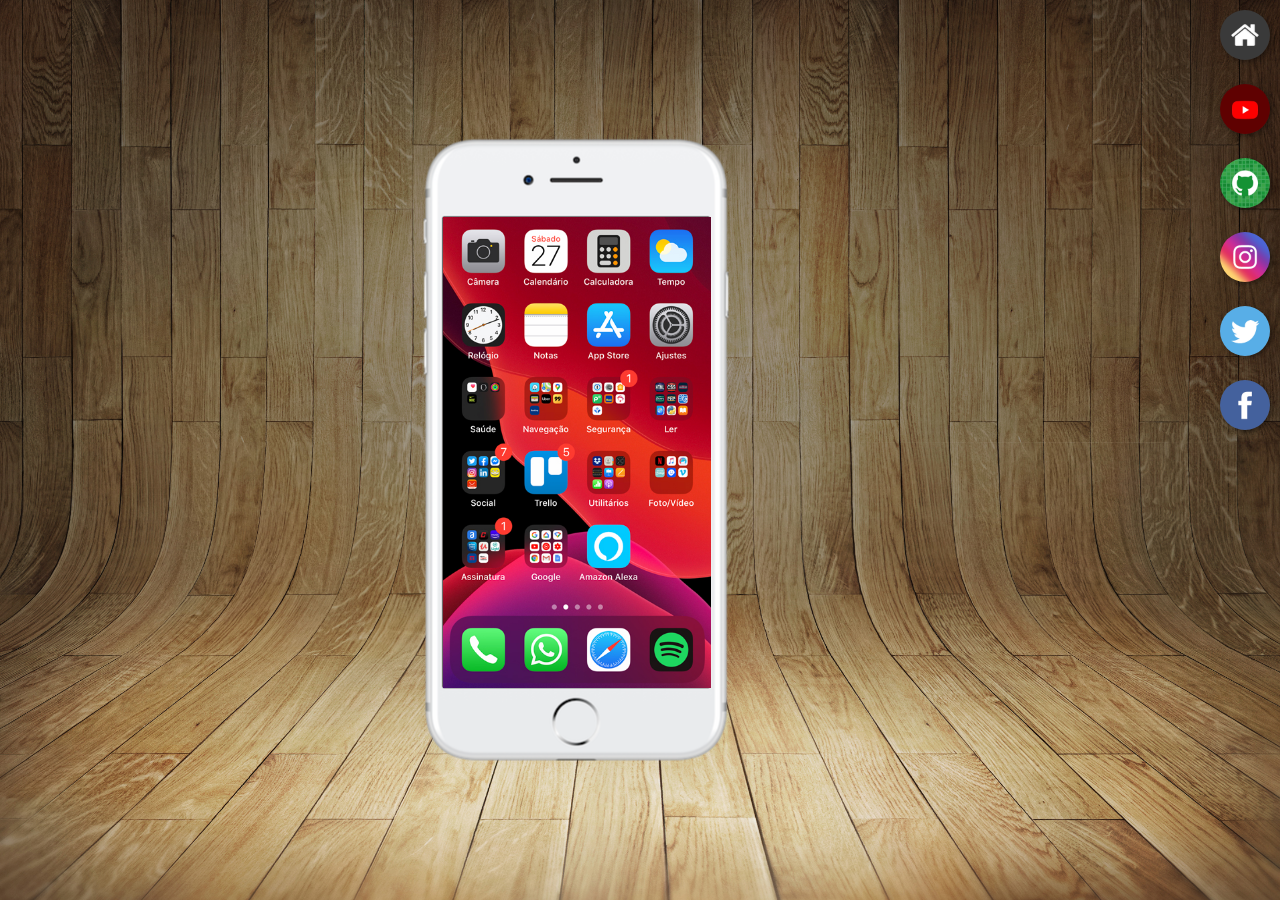
<file: index.html>
<!DOCTYPE html>
<html lang="pt-br">
<head>
    <meta charset="UTF-8">
    <meta name="viewport" content="width=device-width, initial-scale=1.0">
    <link rel="shortcut icon" href="favicon.ico" type="image/x-icon">
    <link rel="stylesheet" href="estilos/style.css">
    <title>Projeto Redes Sociais</title>
</head>
<body>
    <main>
        <section id="telefone">
            <iframe src="home.html" name="tela" id="tela" frameborder="0">
                Seu navegador não é compatível com isso.
            </iframe>

        </section>
        <section id="redes-sociais">
            <a href="home.html" target="tela"><img src="imagens/logo-home.jpg" alt="Home"></a> <br>                                         
            <a href="youtube.html" target="tela"><img src="imagens/logo-youtube.jpg" alt="Youtube"></a> <br>
            <a href="github.html" target="tela"><img src="imagens/logo-github.jpg" alt="GitHub"></a> <br>
            <a href="instagram.html" target="tela"><img src="imagens/logo-instagram.jpg" alt="Instagram"></a> <br>
            <a href="twitter.html" target="tela"><img src="imagens/logo-twitter.jpg" alt="Twitter"></a> <br>
            <a href="facebook.html" target="tela"><img src="imagens/logo-facebook.jpg" alt="Facebook"></a> <br>
        </section>
    </main>
</body>
</html>
</file>
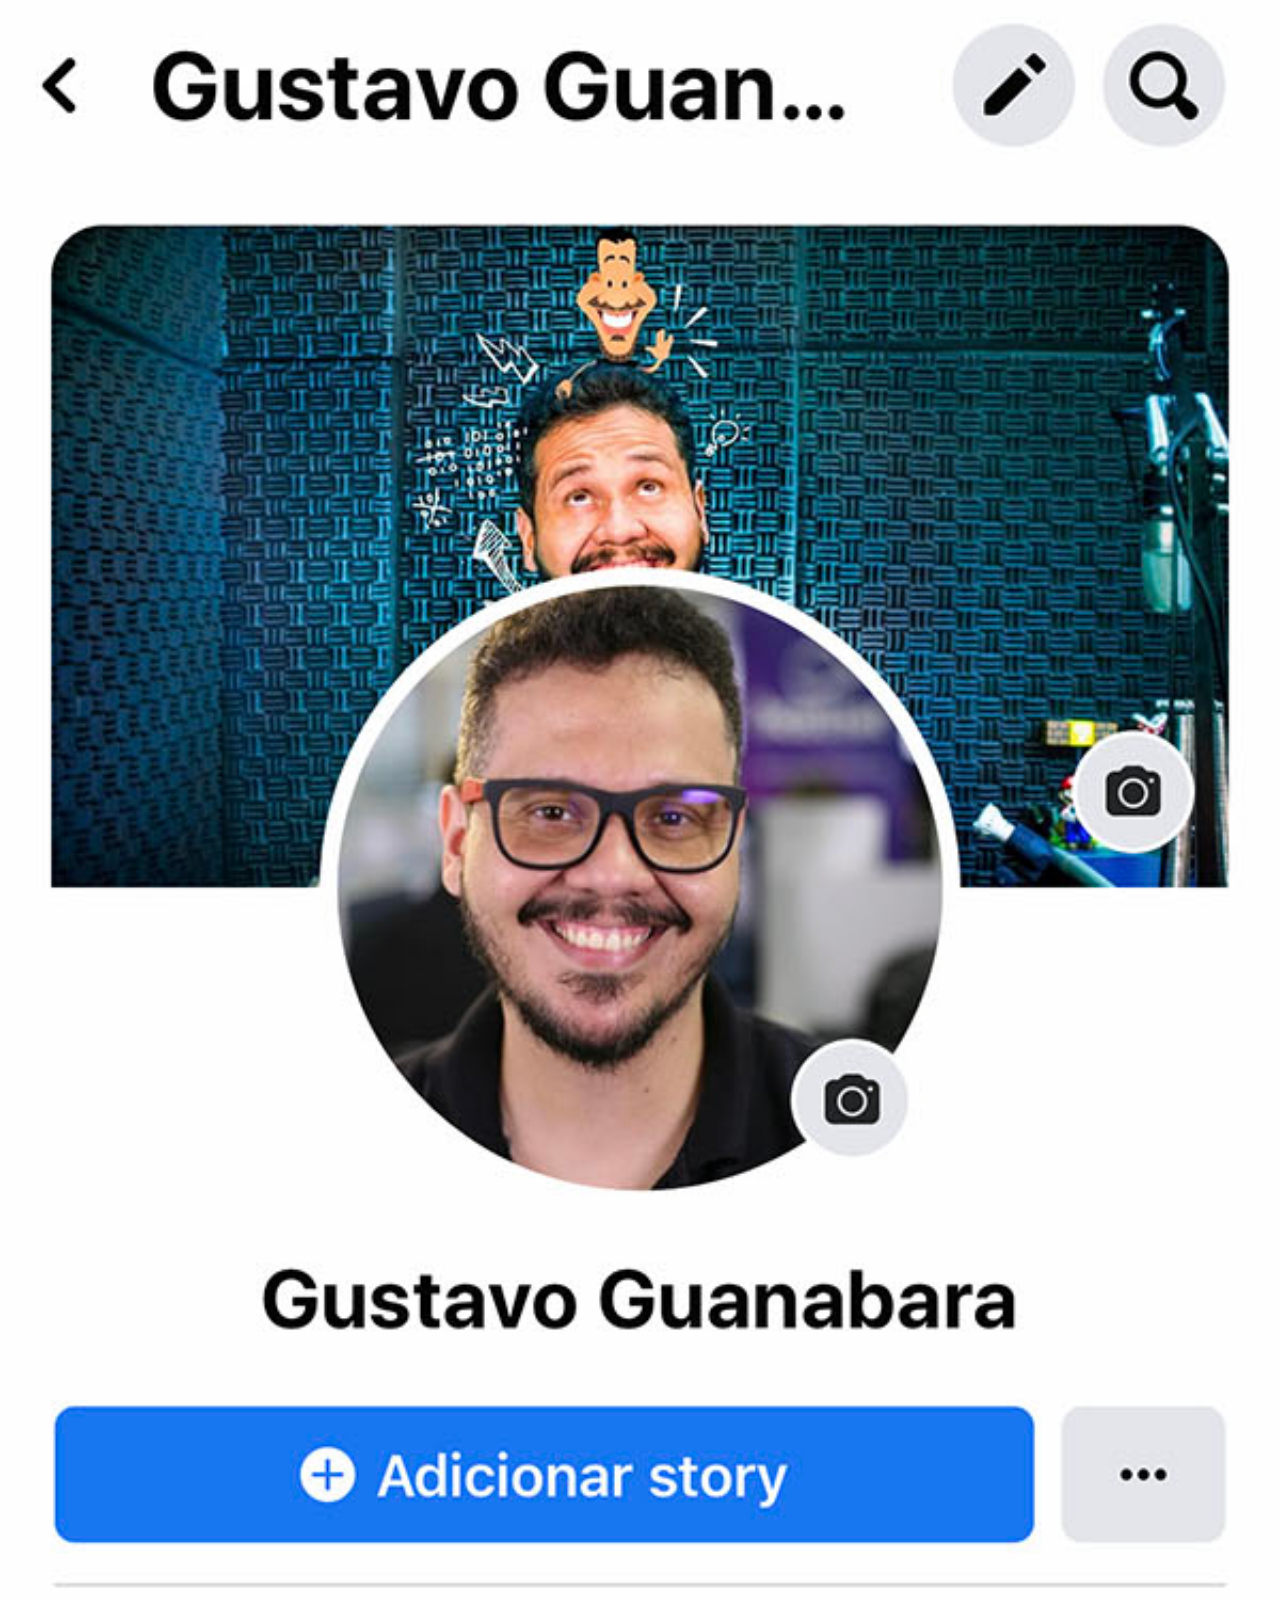
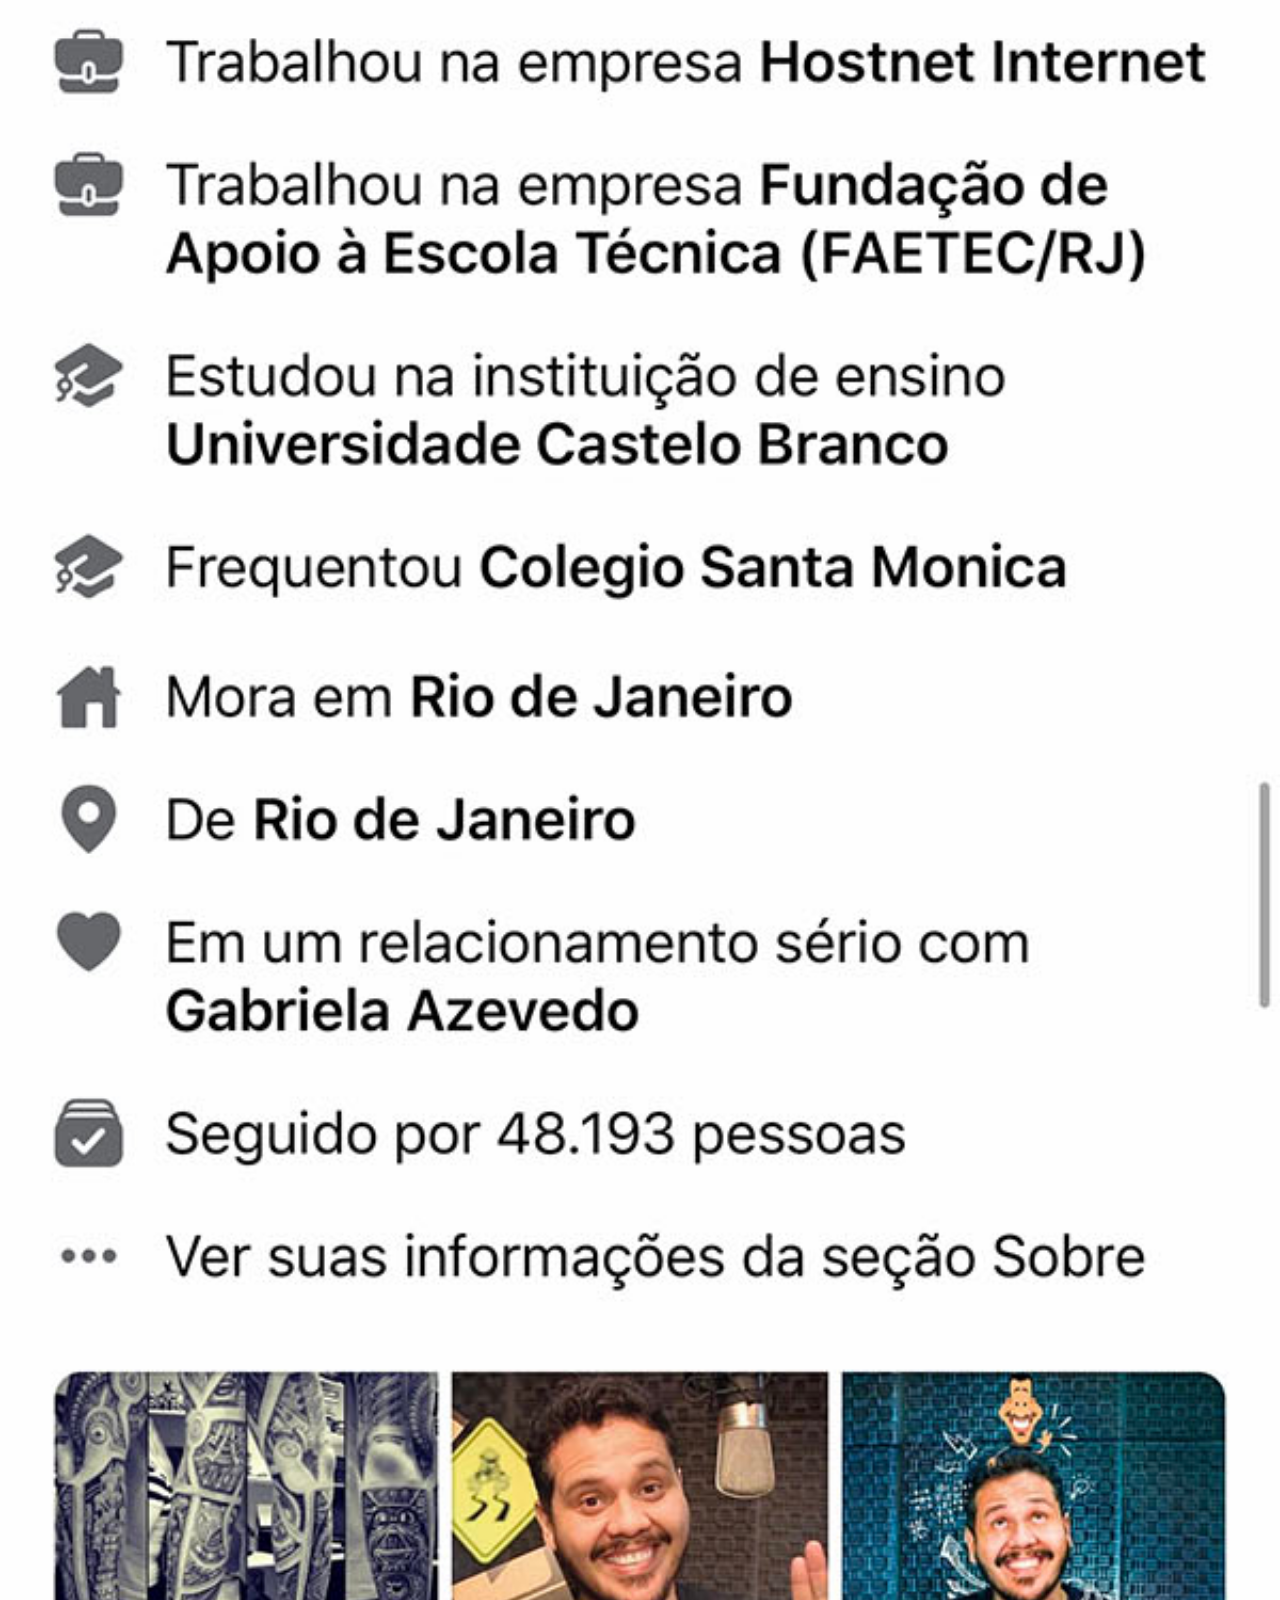
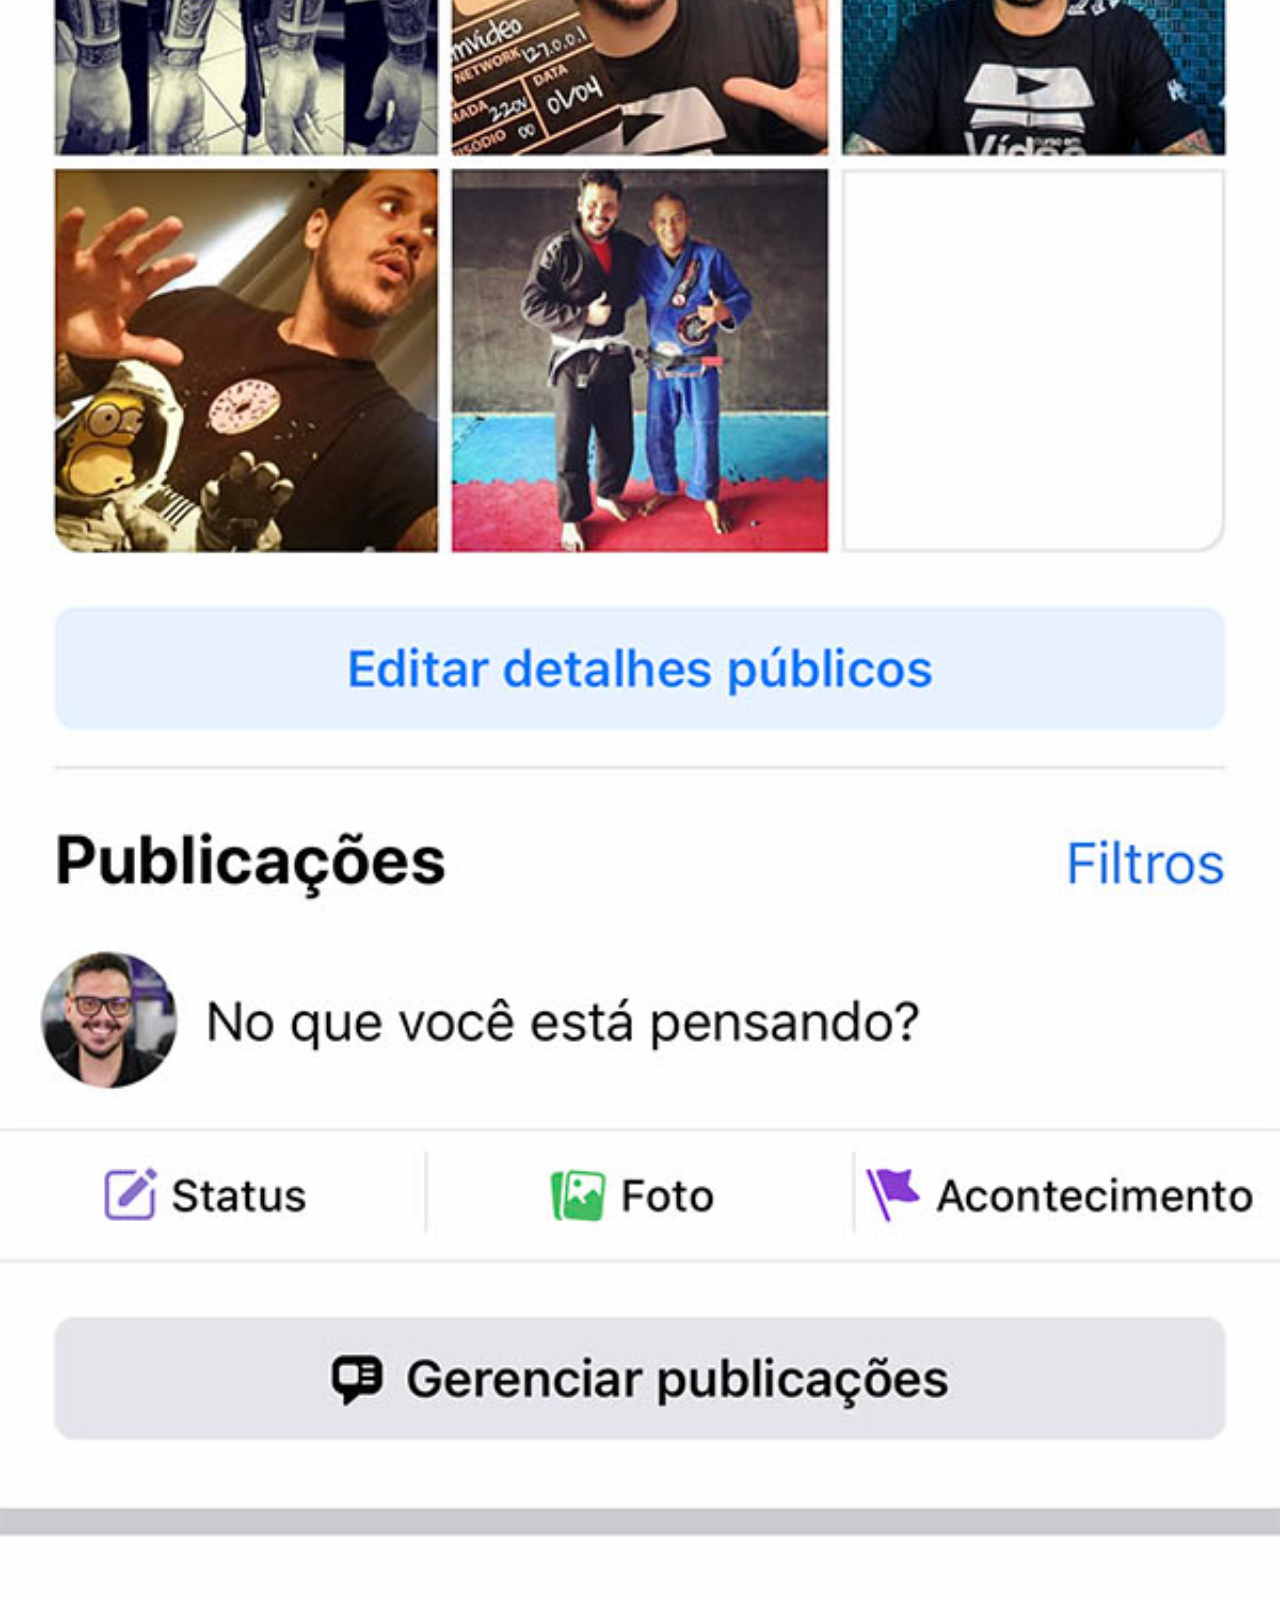
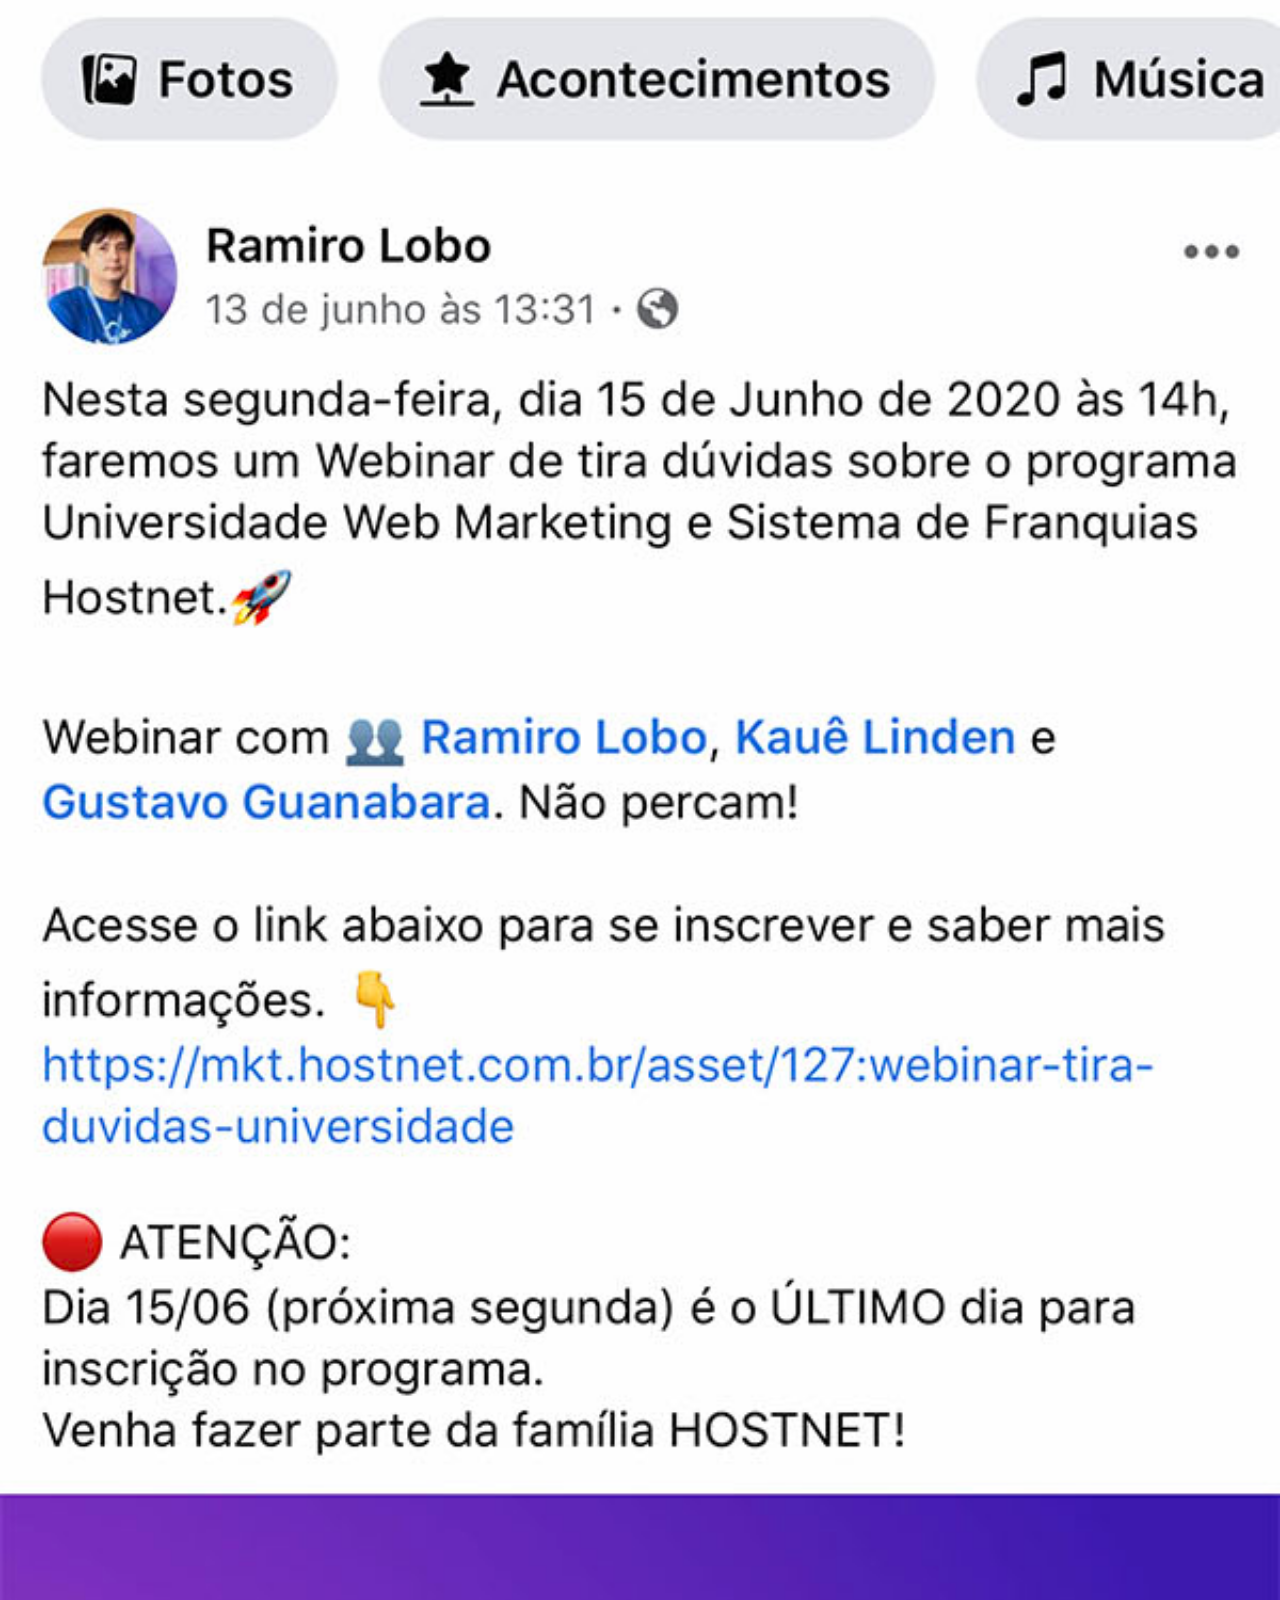
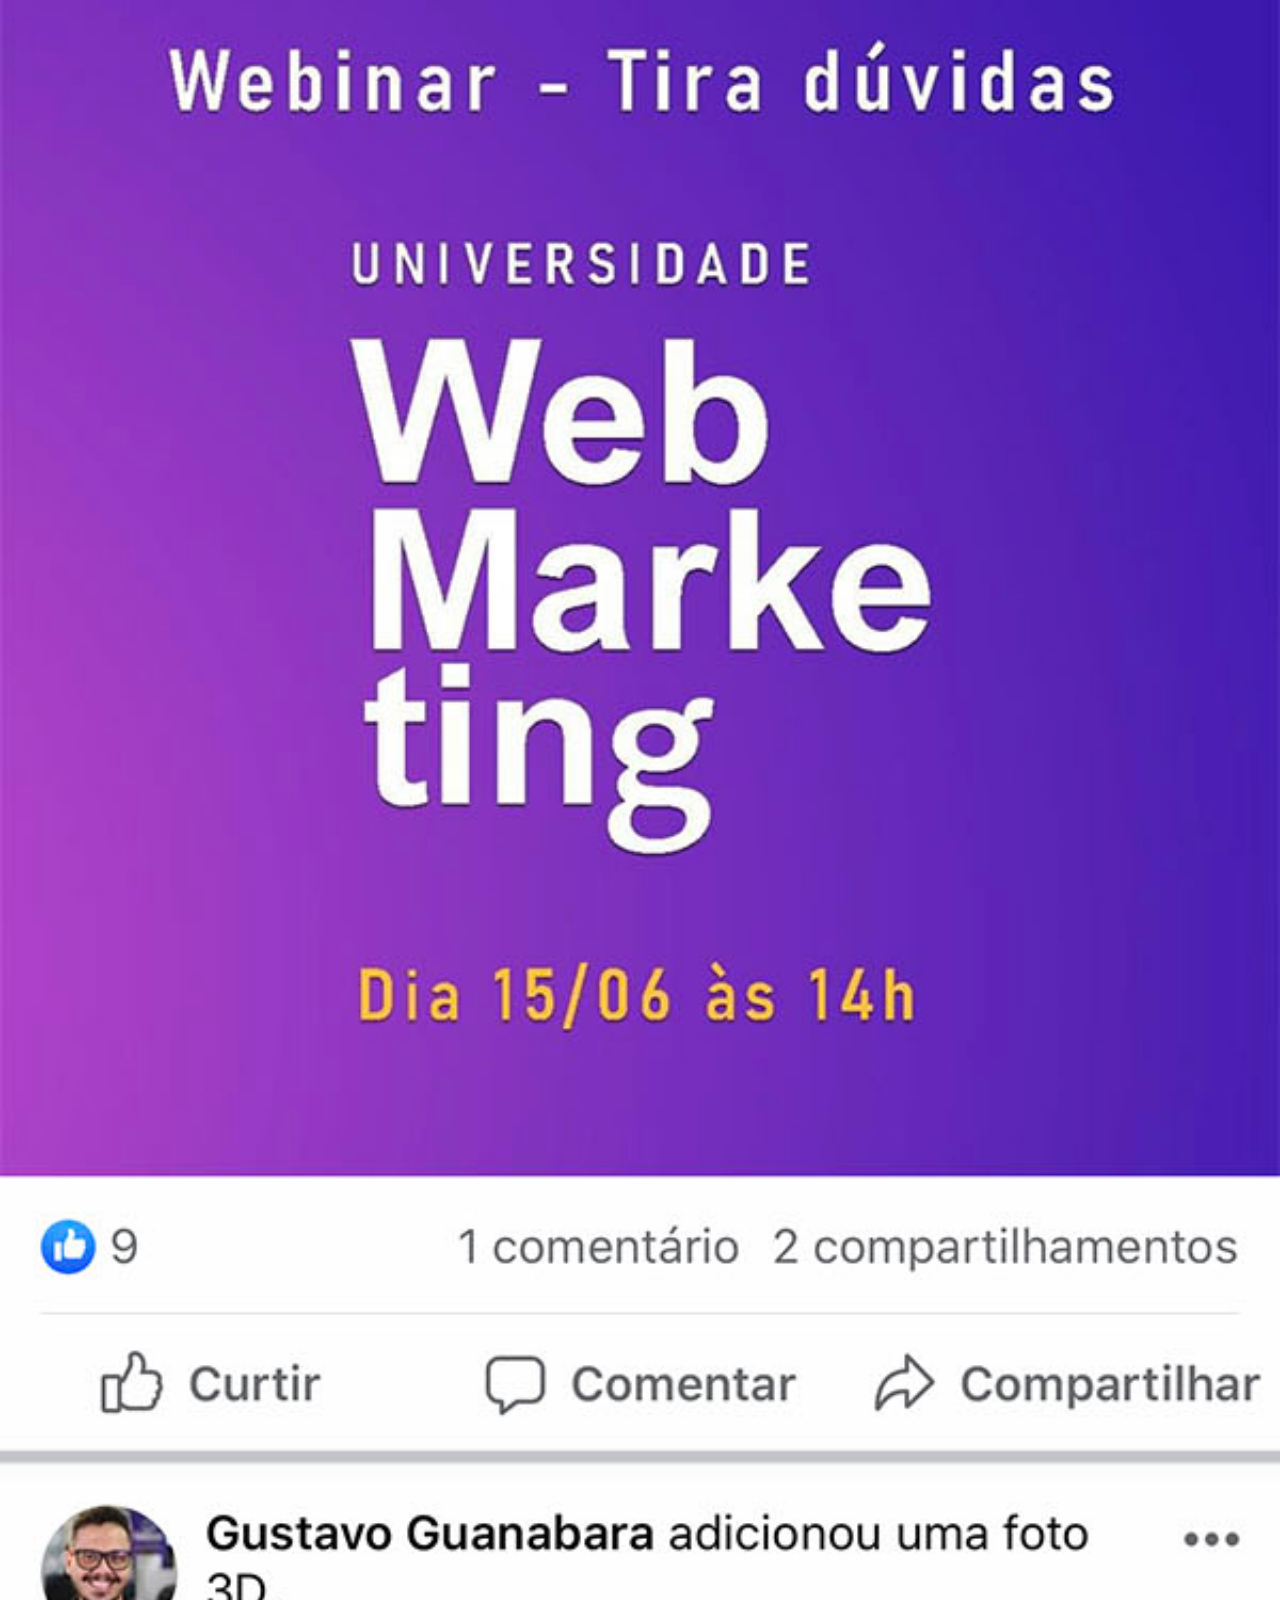
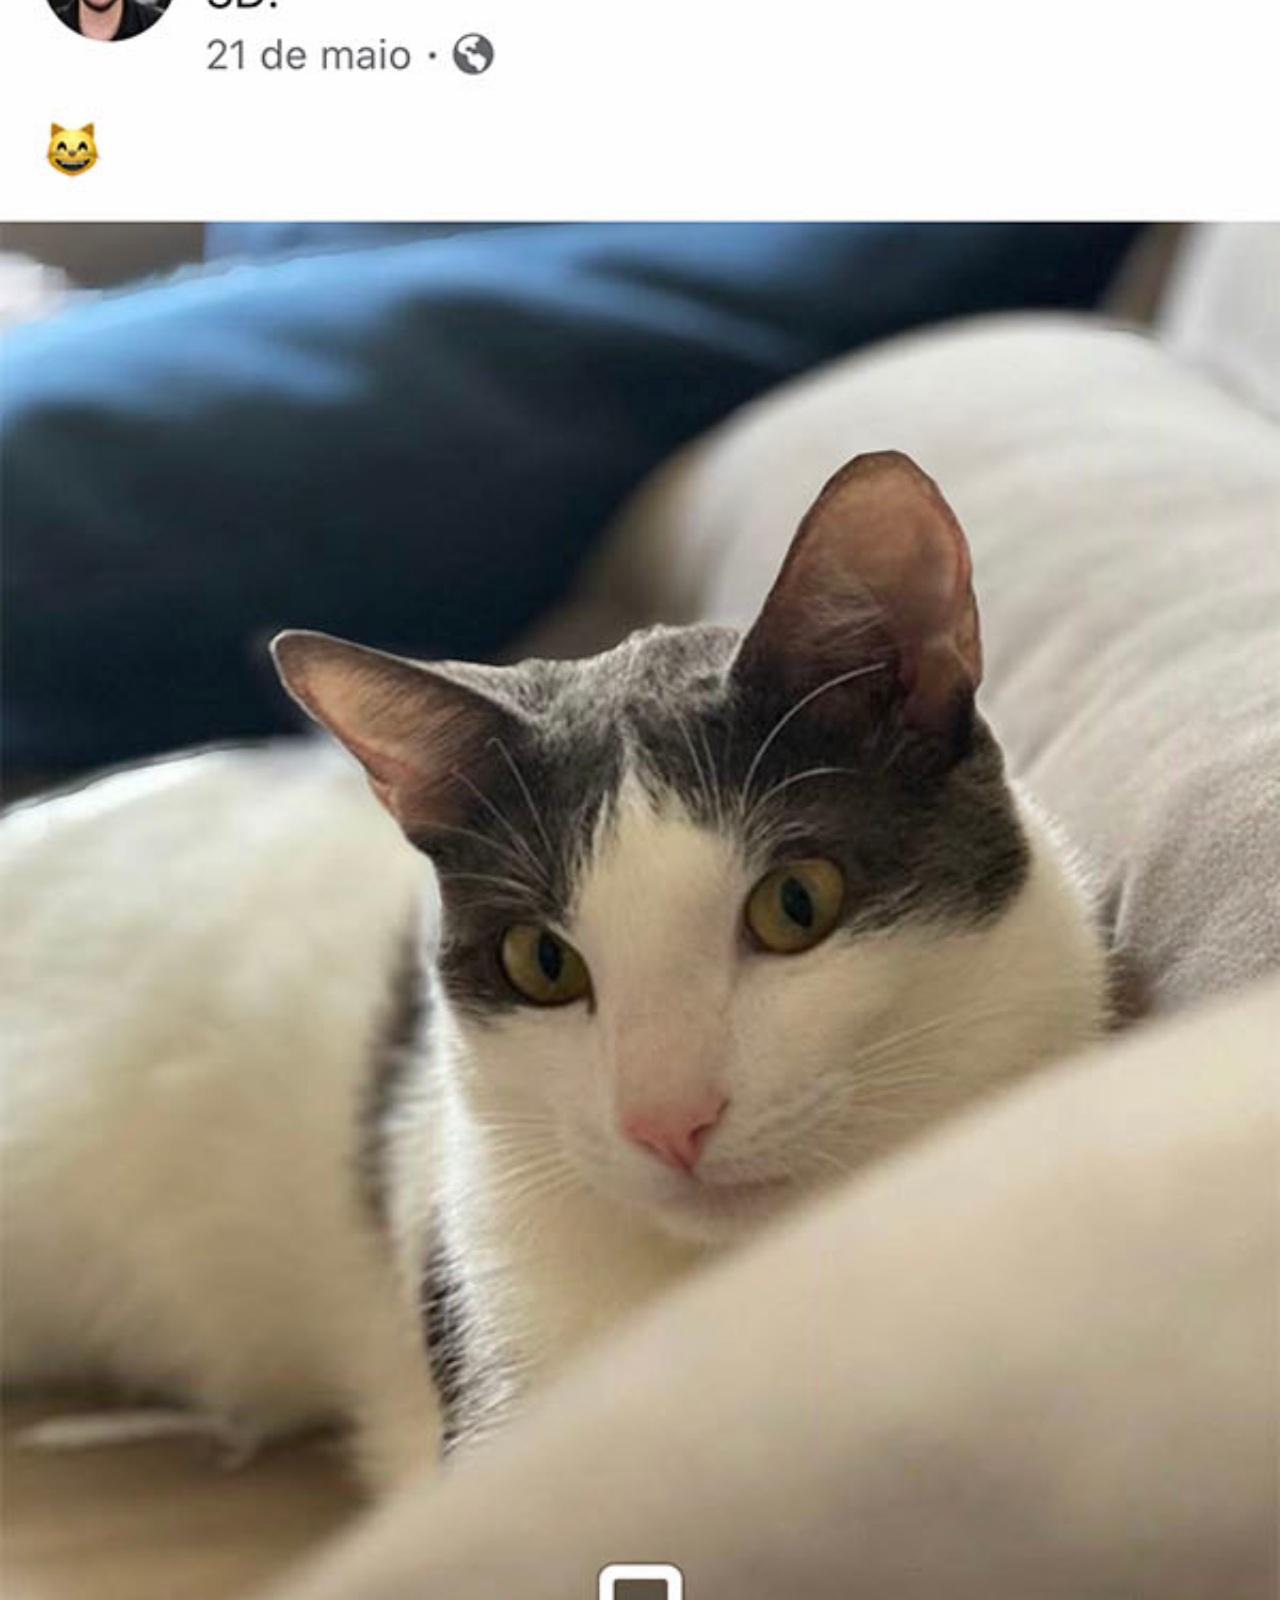
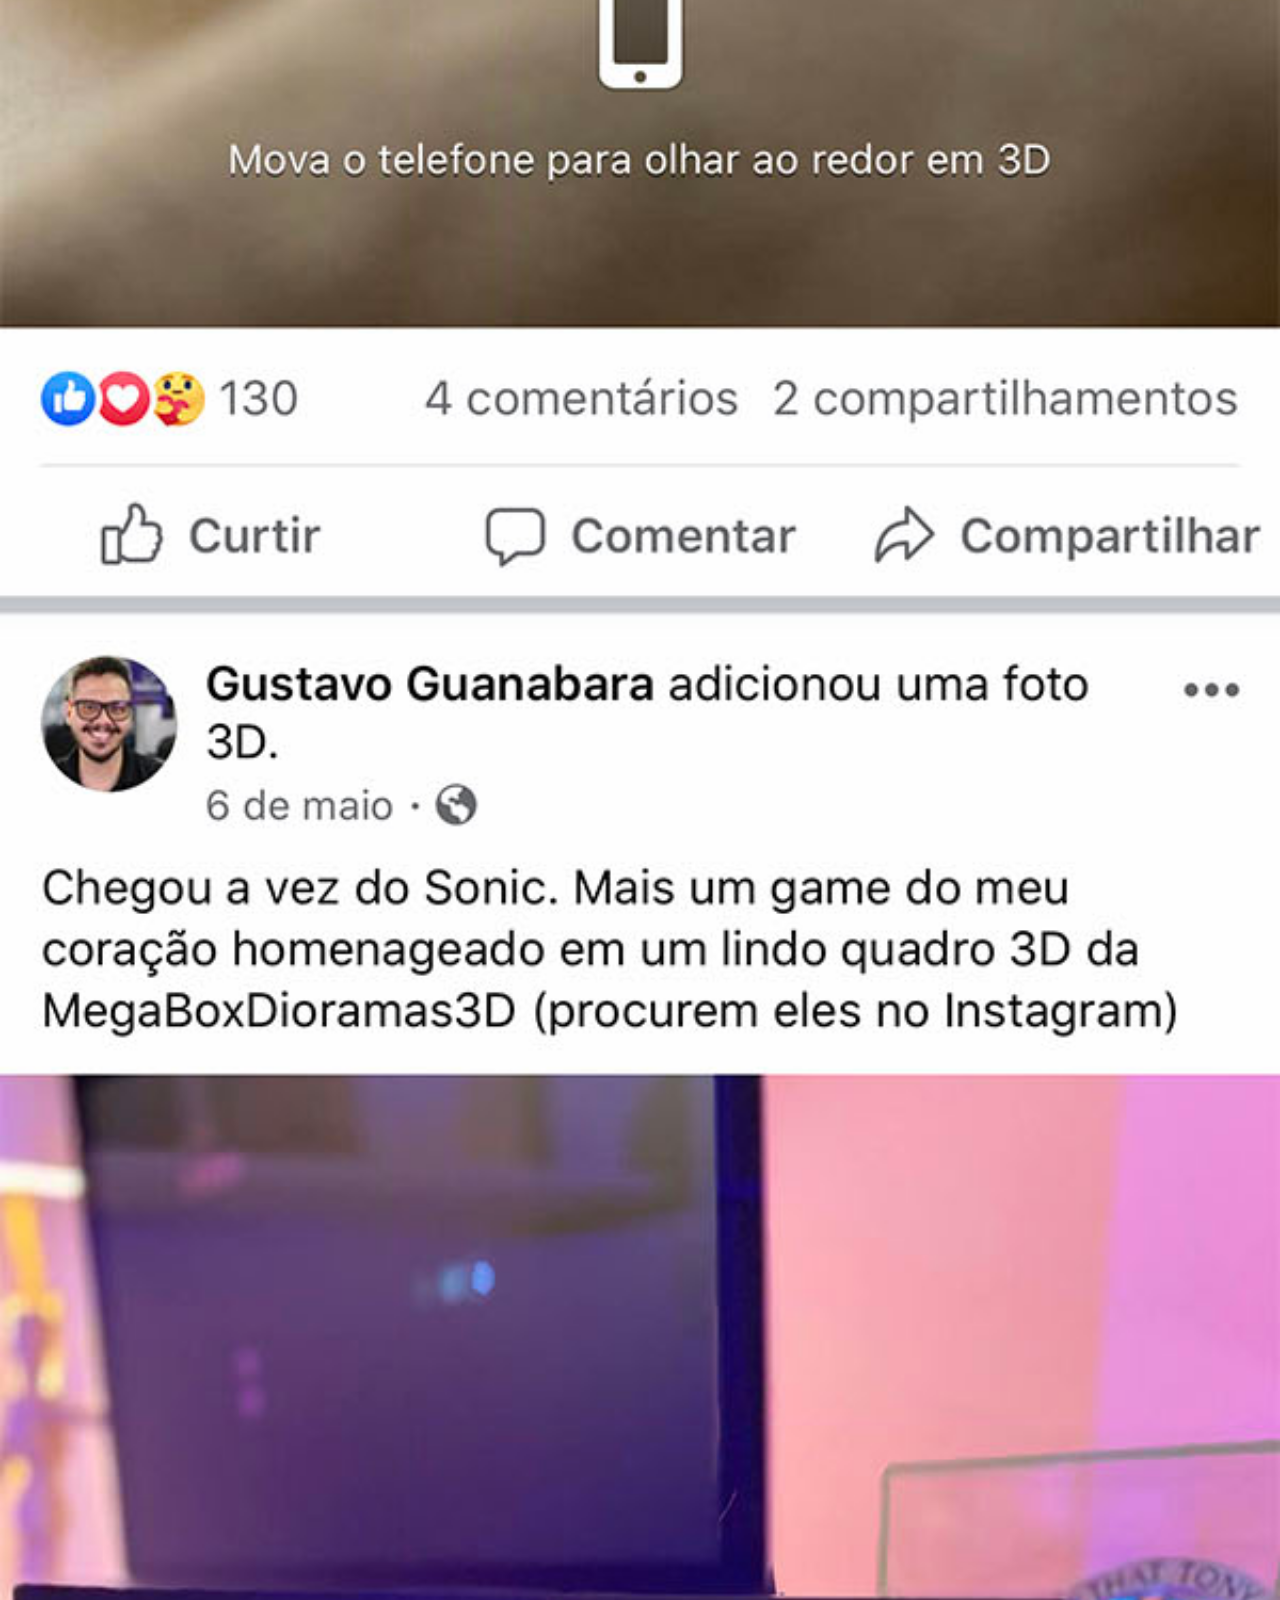
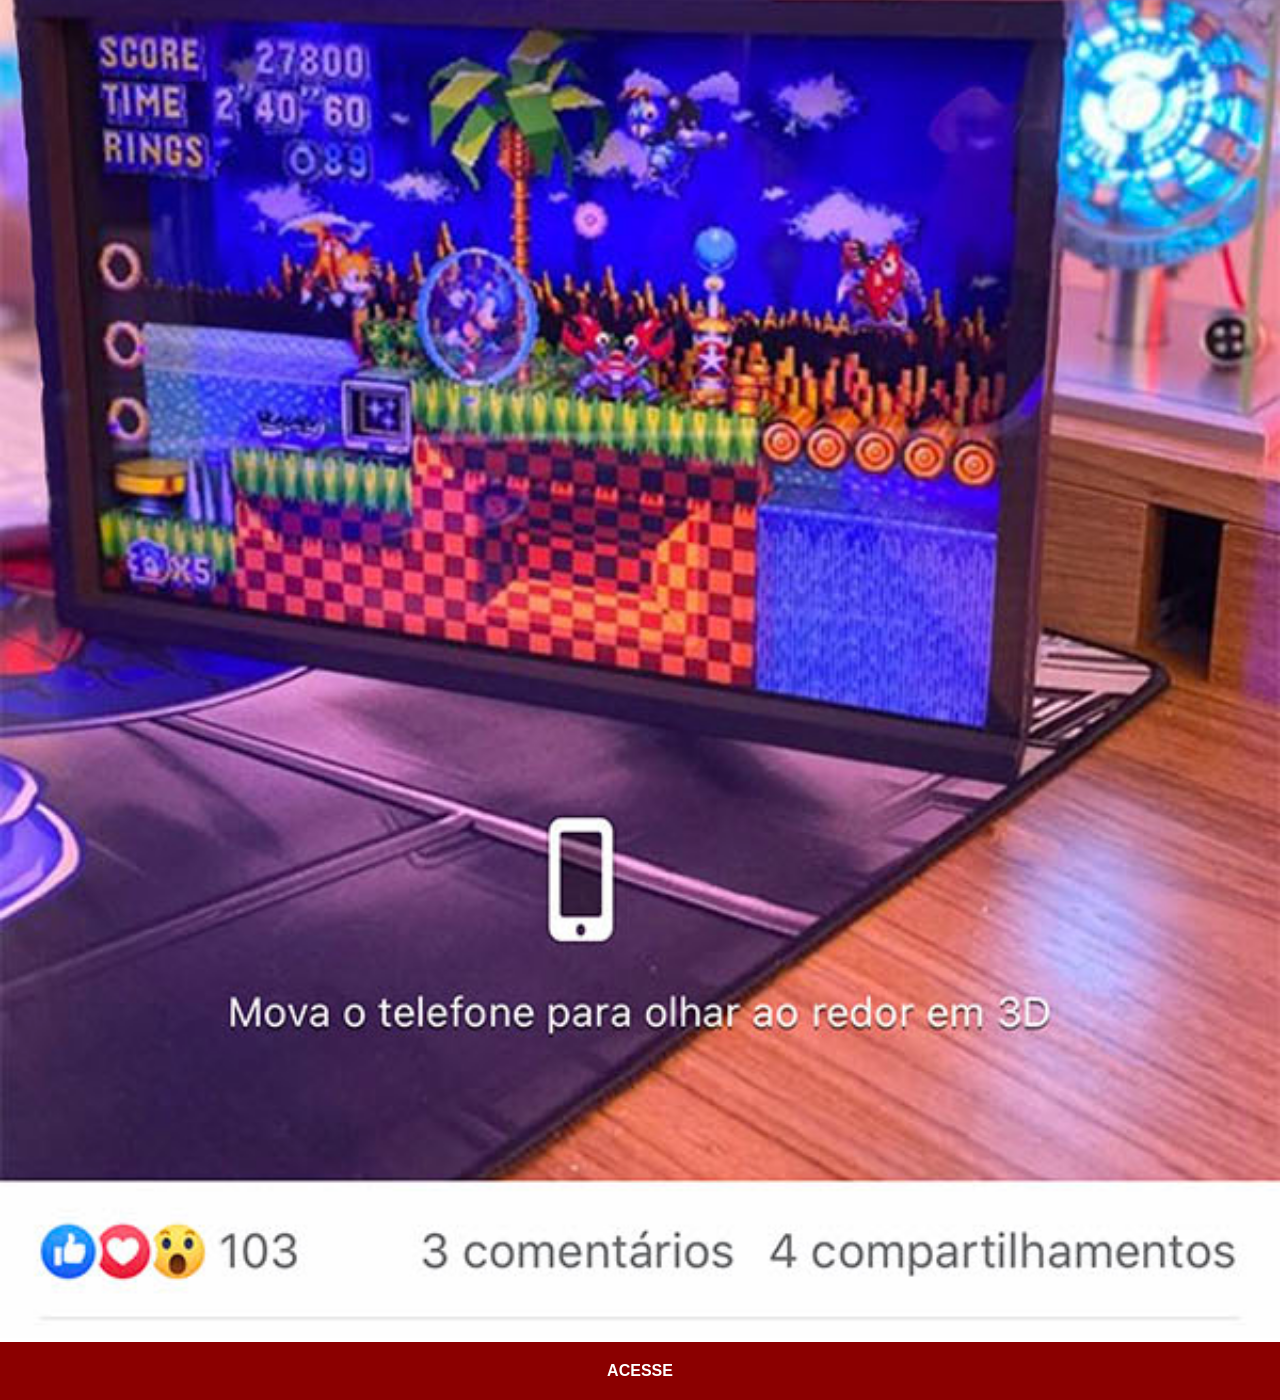
<file: facebook.html>
<!DOCTYPE html>
<html lang="pt-br">
<head>
    <meta charset="UTF-8">
    <meta name="viewport" content="width=device-width, initial-scale=1.0">
    <link rel="stylesheet" href="estilos/social.css">
    <title>Facebook</title>
</head>
<body>
    <img src="imagens/tela-facebook.jpg" alt="Facebook">
    <a href="https://www.facebook.com/gustavoguanabara/">ACESSE</a>
</body>
</html>
</file>
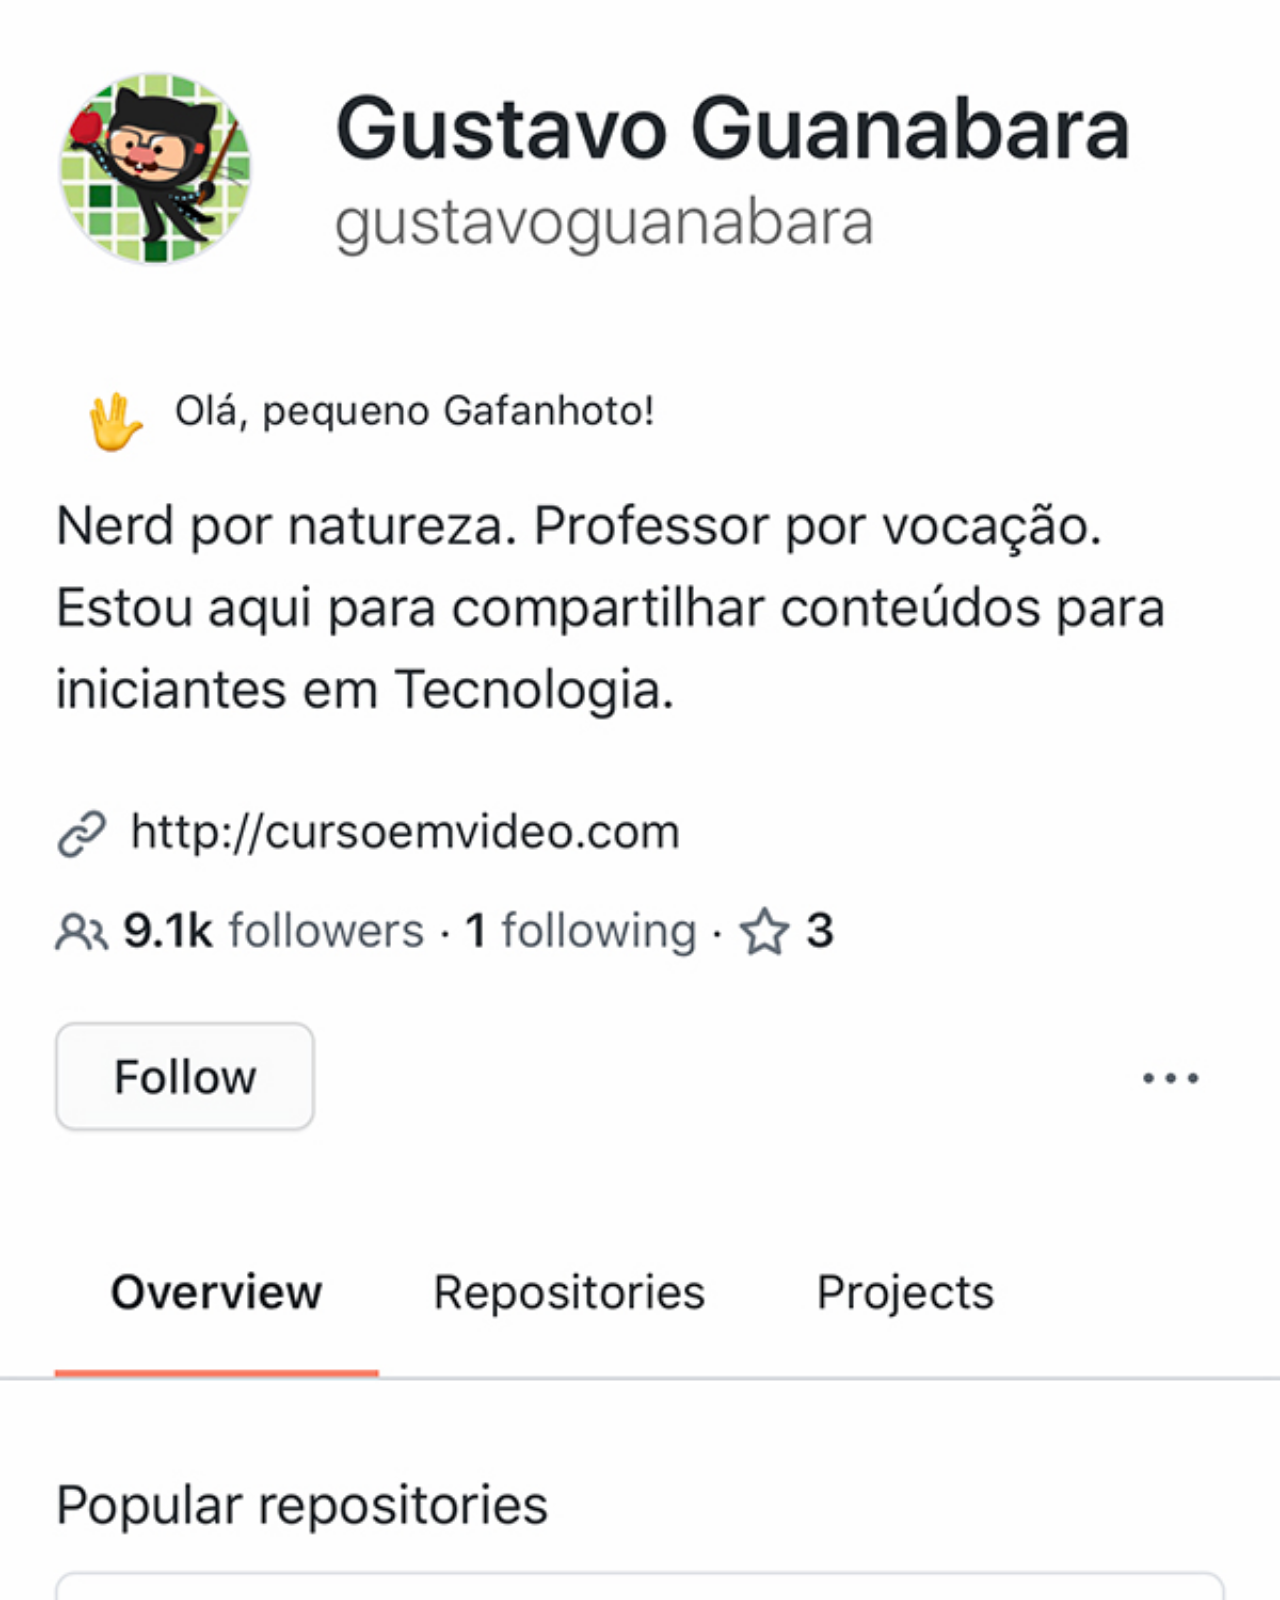
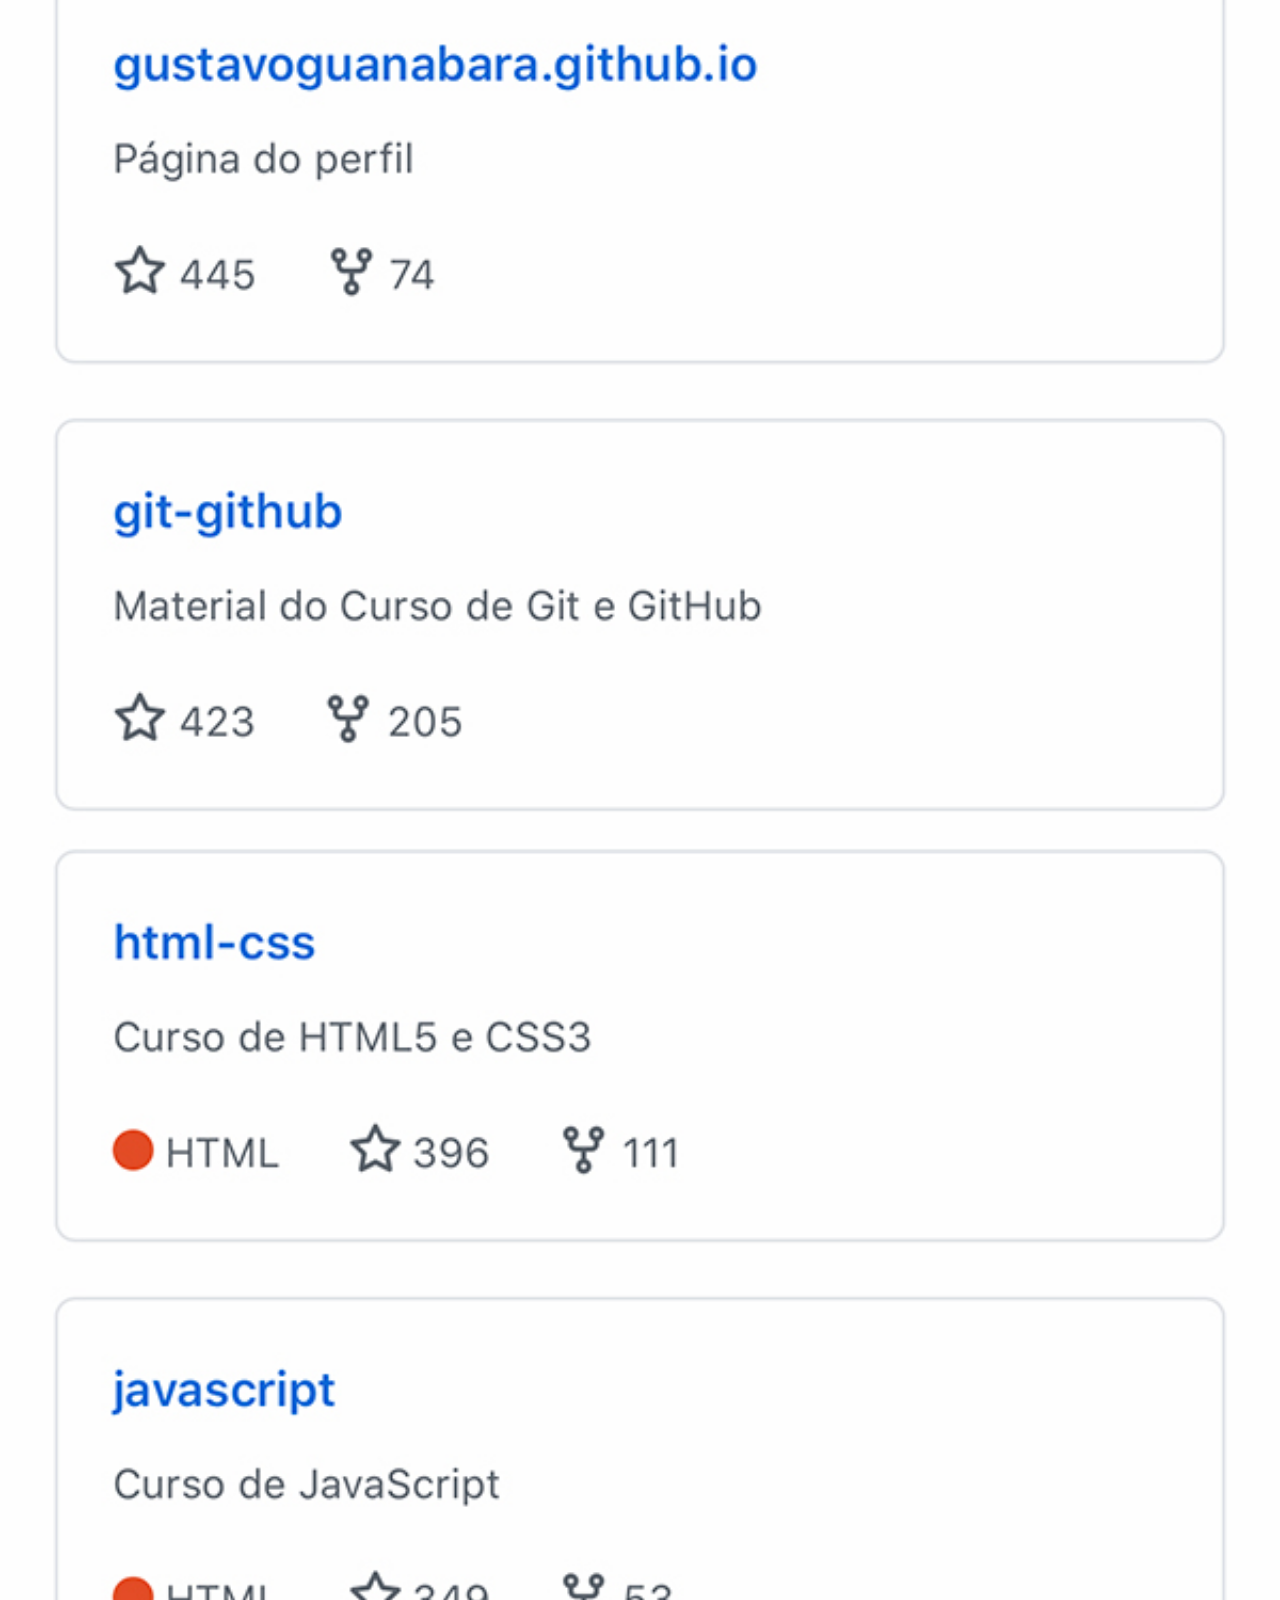
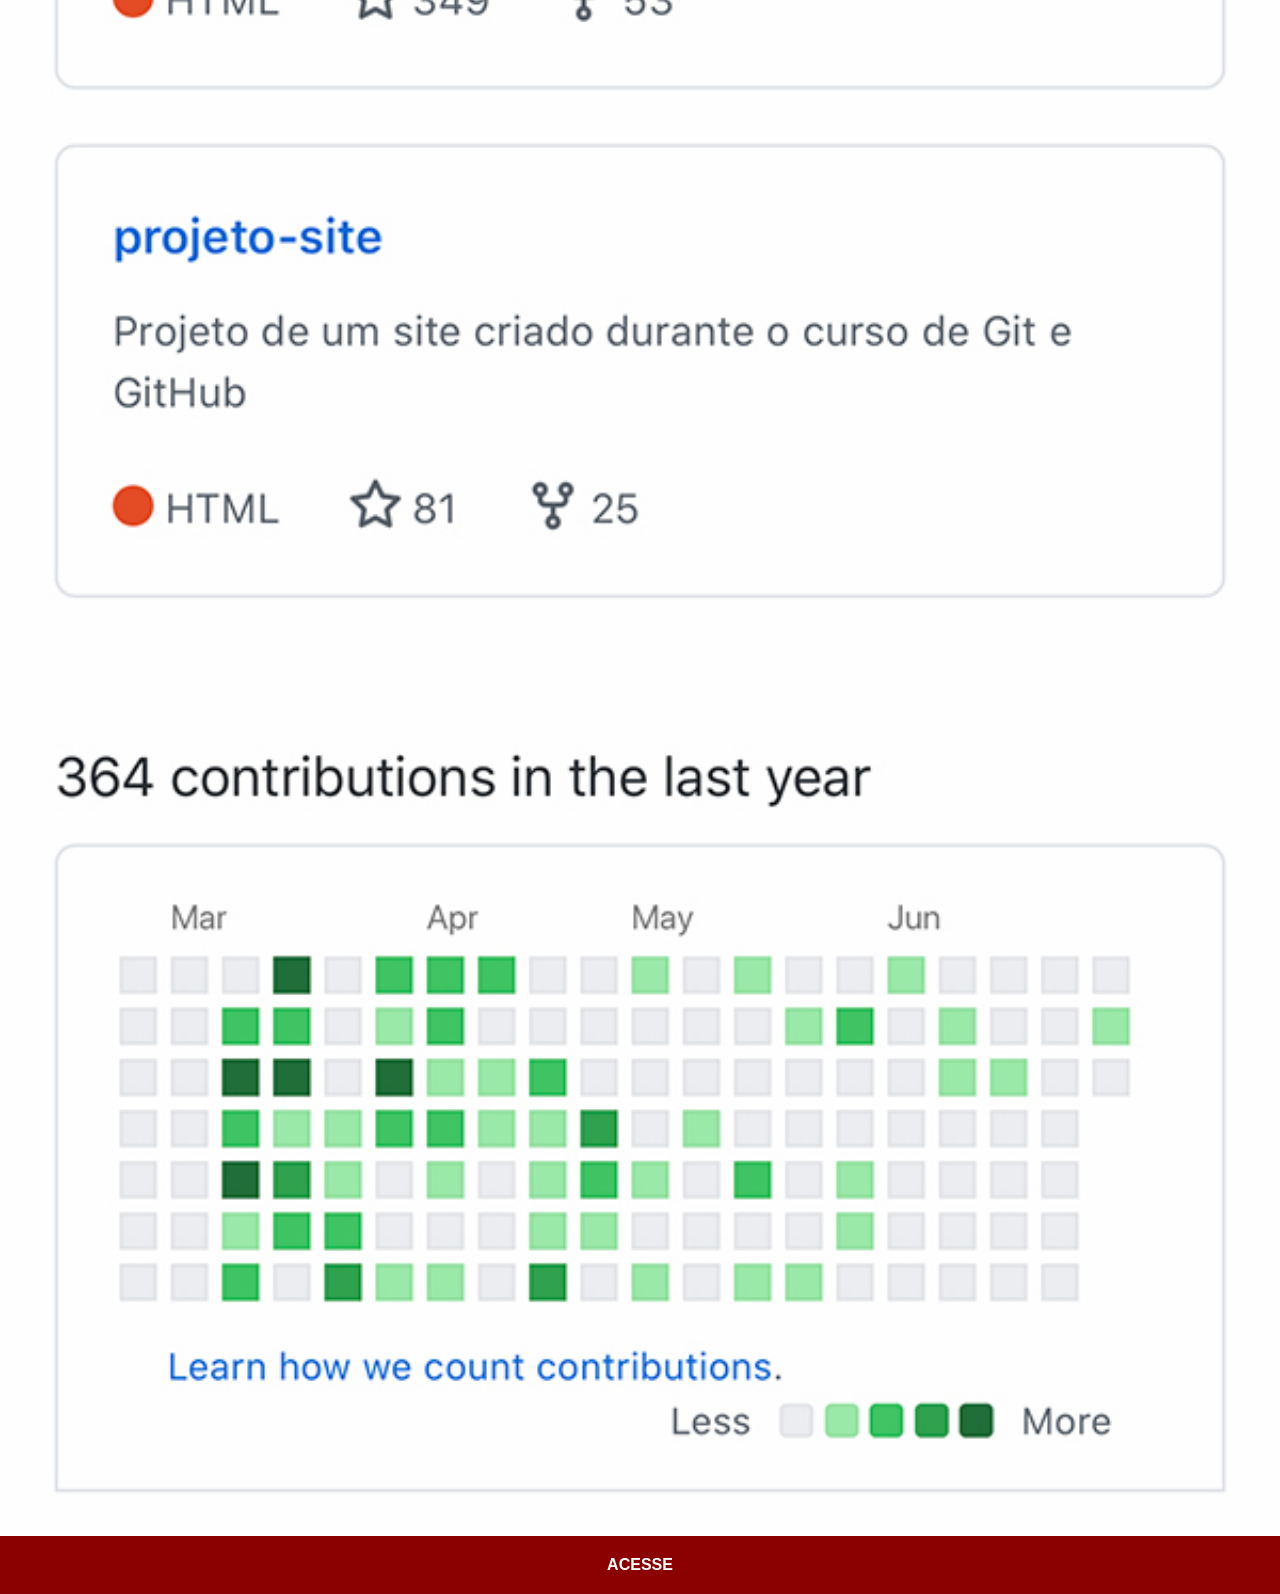
<file: github.html>
<!DOCTYPE html>
<html lang="en">
<head>
    <meta charset="UTF-8">
    <meta name="viewport" content="width=device-width, initial-scale=1.0">
    <link rel="stylesheet" href="estilos/social.css">
    <title>GitHub</title>
</head>
<body>
    <img src="imagens/tela-github.jpg" alt="GitHub">
    <a href="https://github.com/devcauanbernardino" target="_blank">ACESSE</a>
</body>
</html>
</file>
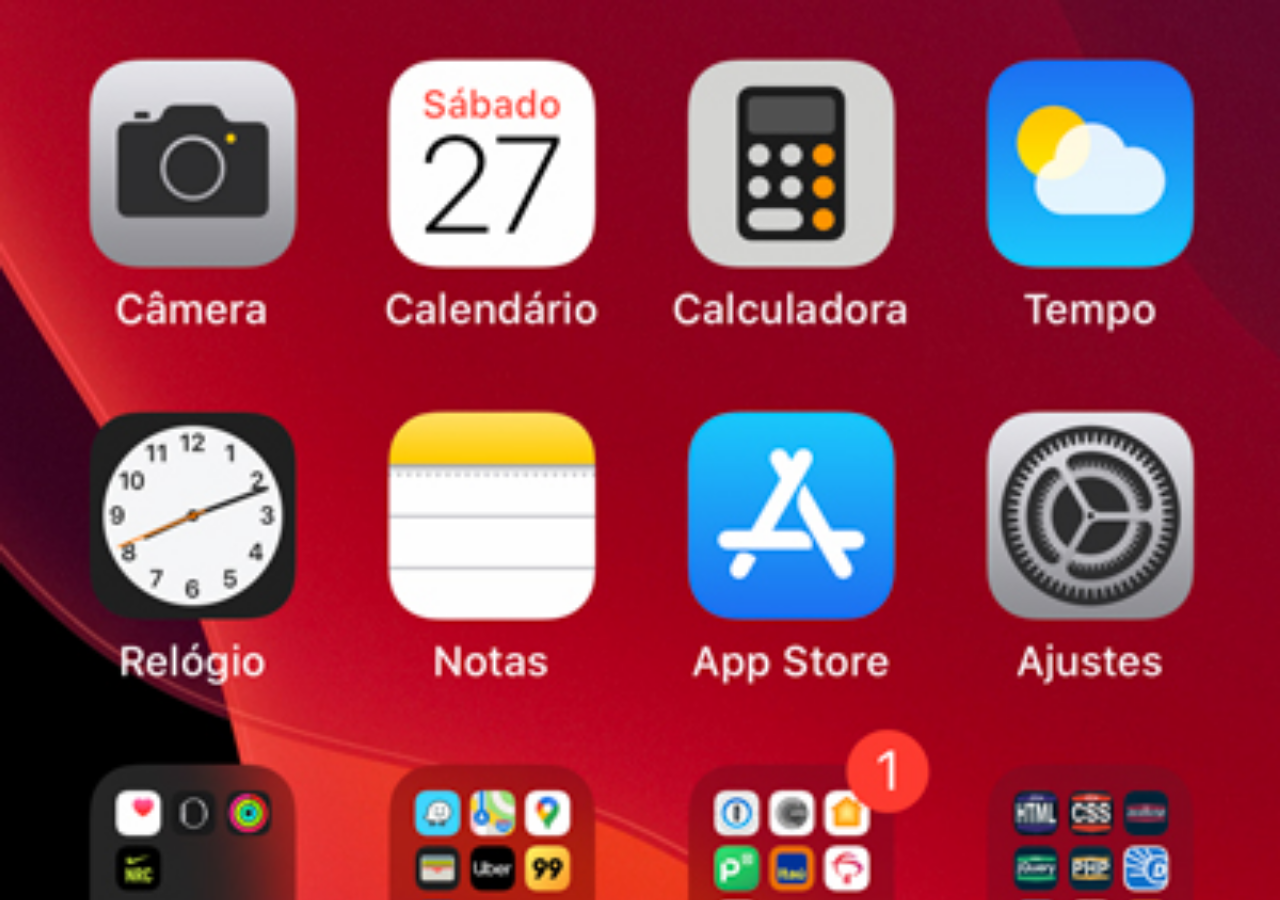
<file: home.html>
<!DOCTYPE html>
<html lang="pt-br">
<head>
    <meta charset="UTF-8">
    <meta name="viewport" content="width=device-width, initial-scale=1.0">
    <title>Home</title>
</head>
<style>
    * {
        margin: 0;
        padding: 0;
    }
    body {
        width: 100vh;
        height: 100vh;
        background: black url('imagens/tela-home.jpg') top center no-repeat;
        background-size: cover;
    }
    ::-webkit-scrollbar {
        width: 0px;
        height: 0px;
    }
</style>
<body>

</body>
</html>
</file>
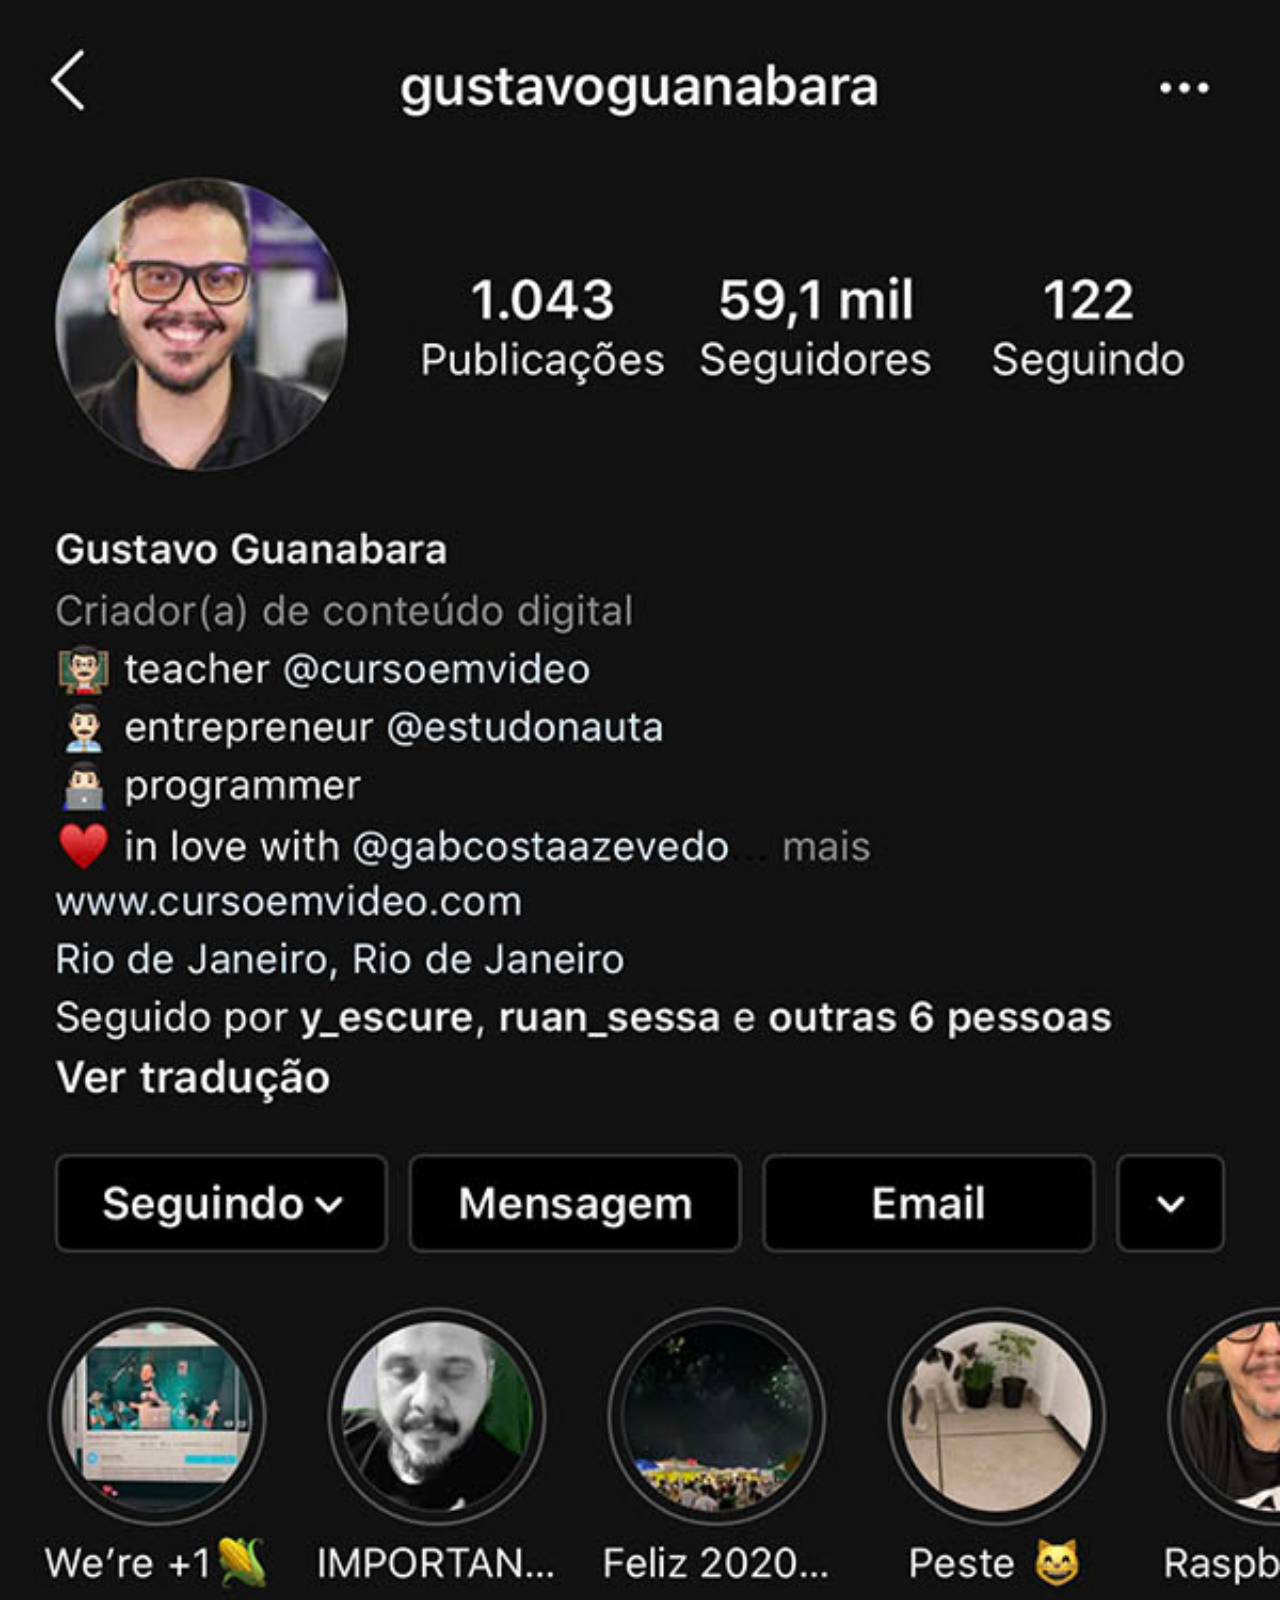
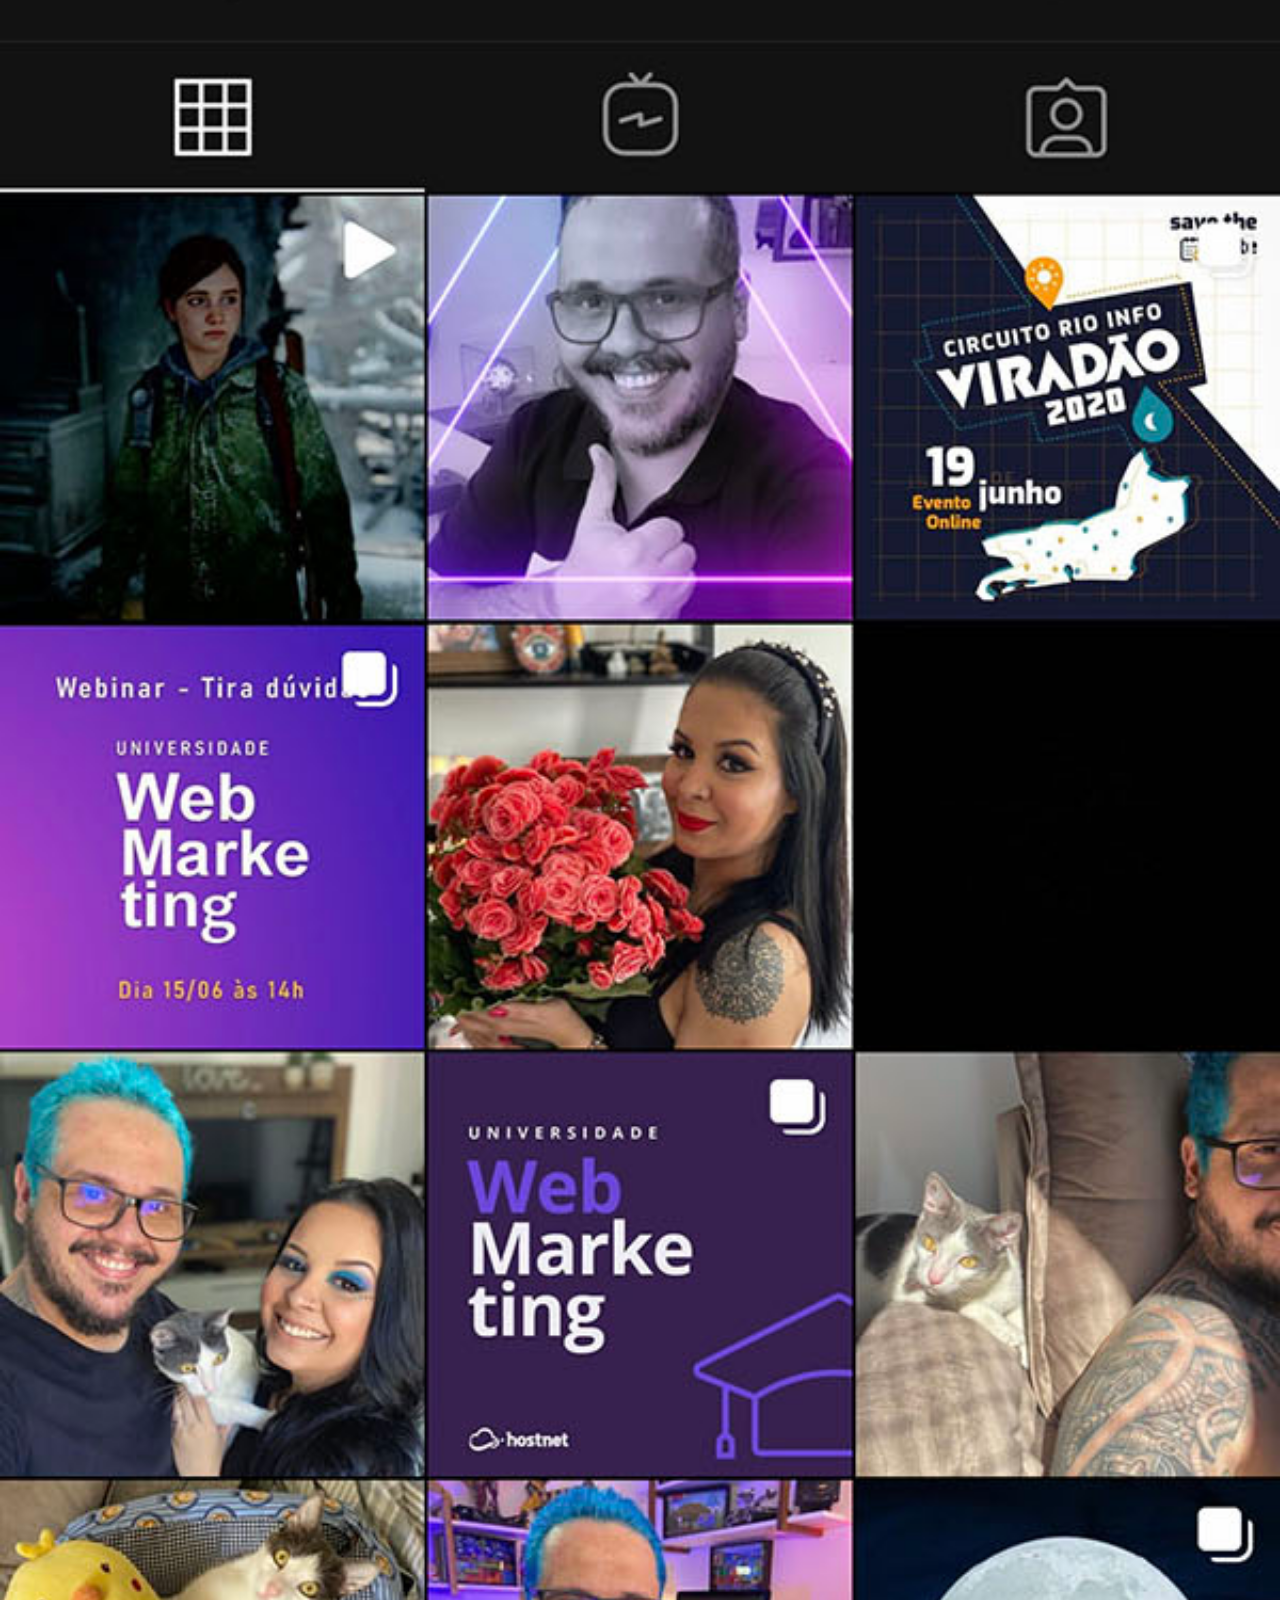
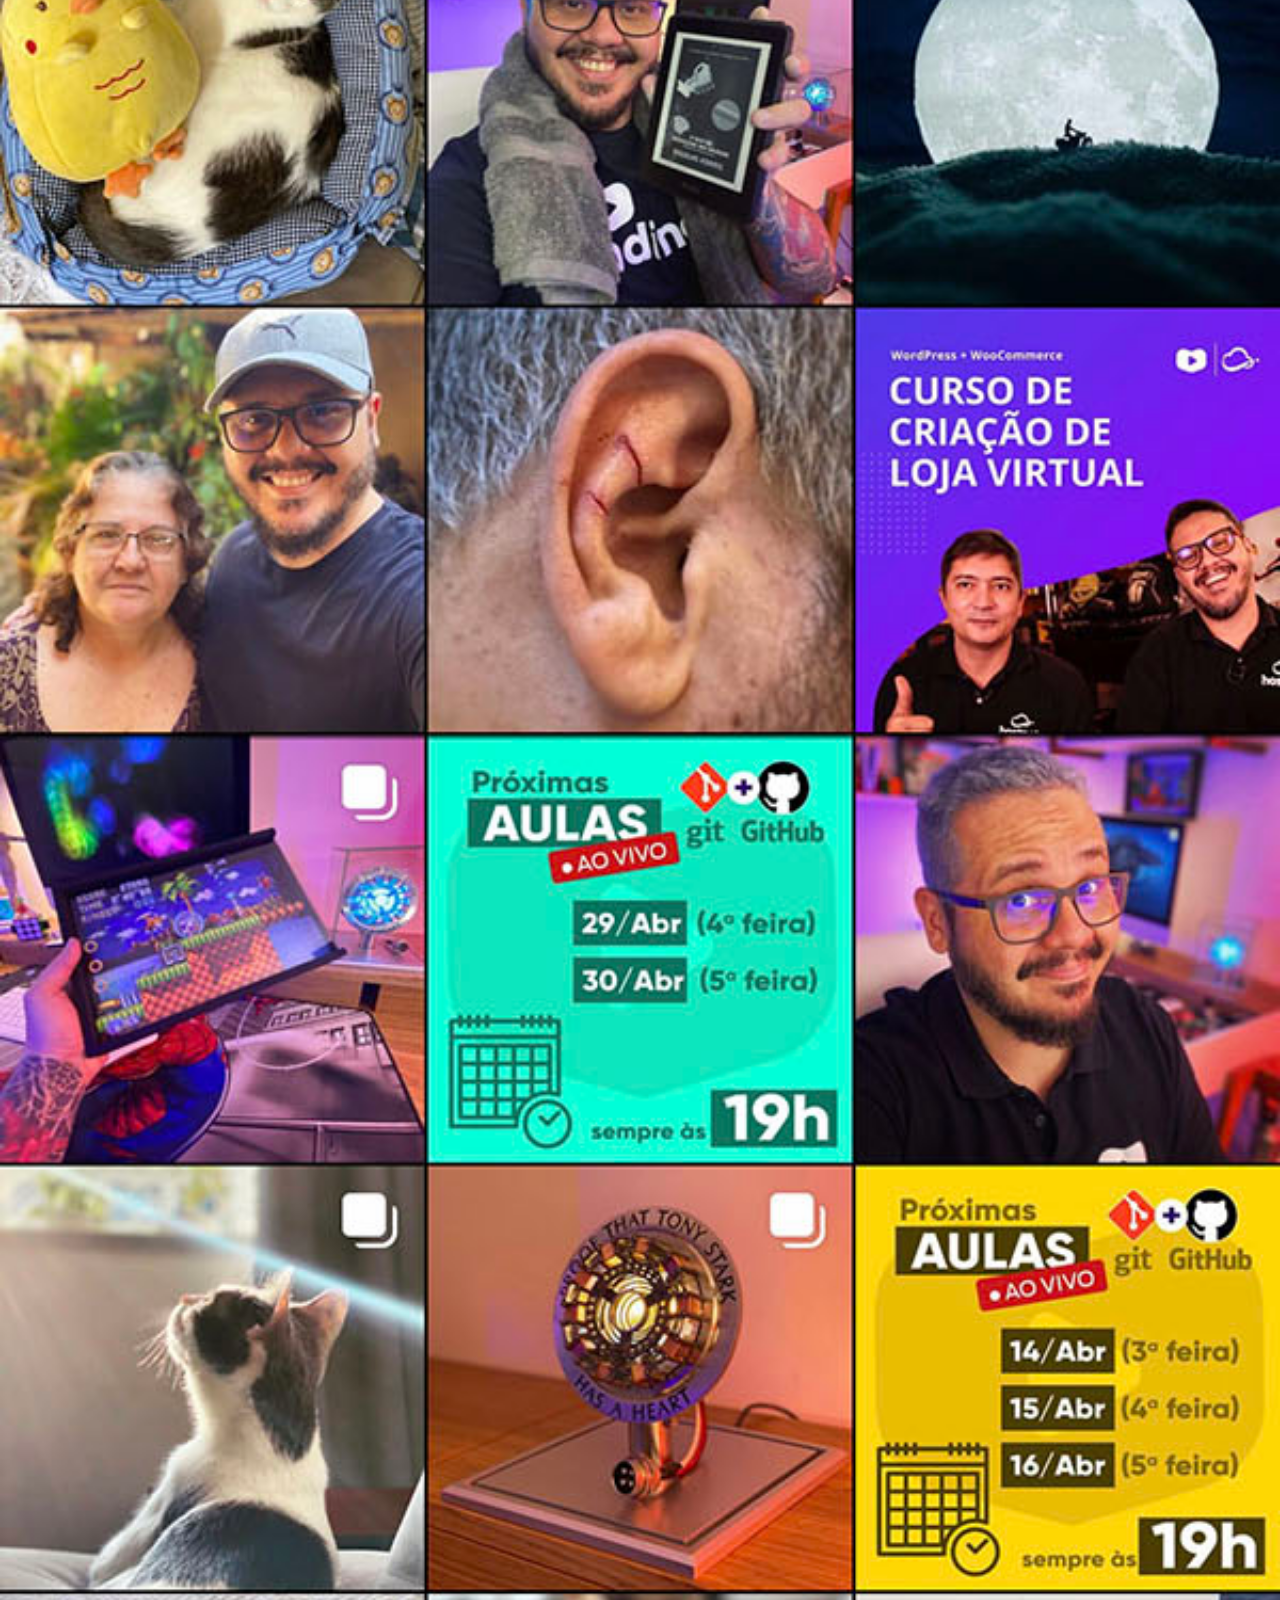
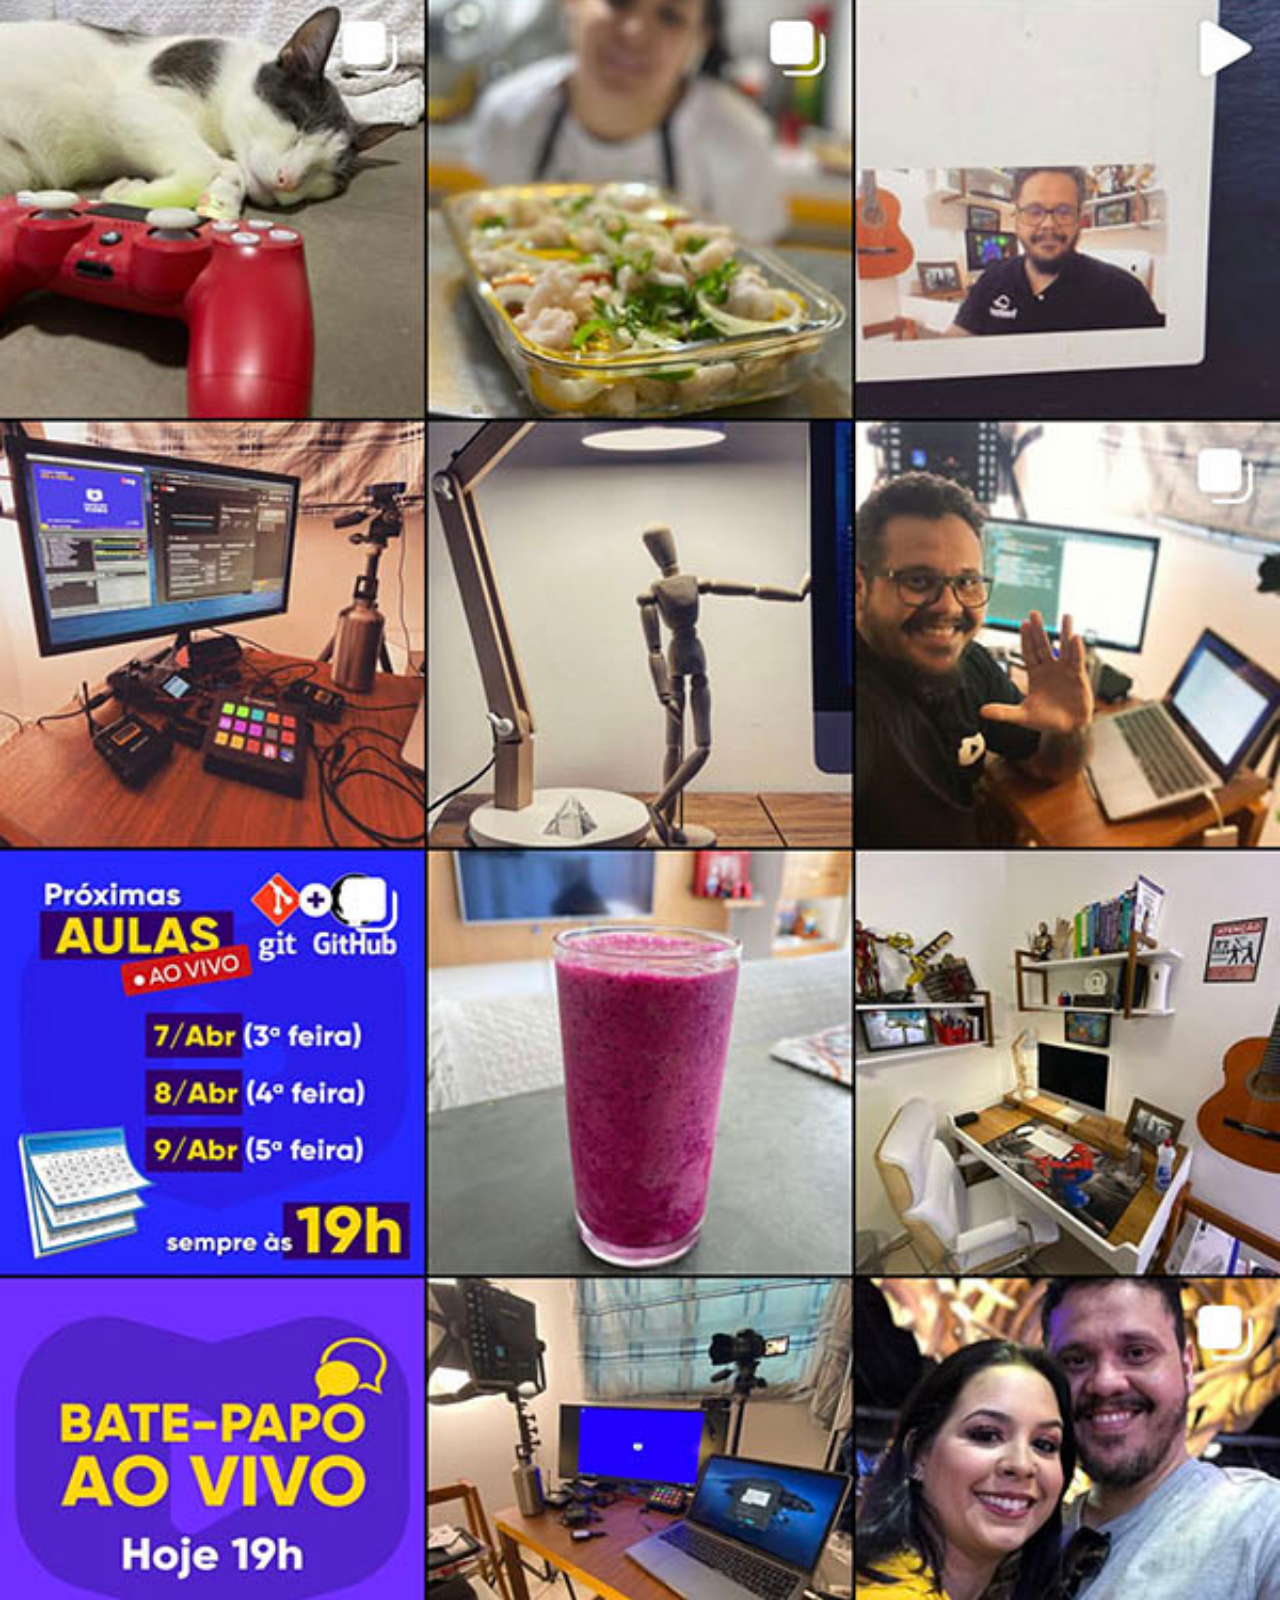
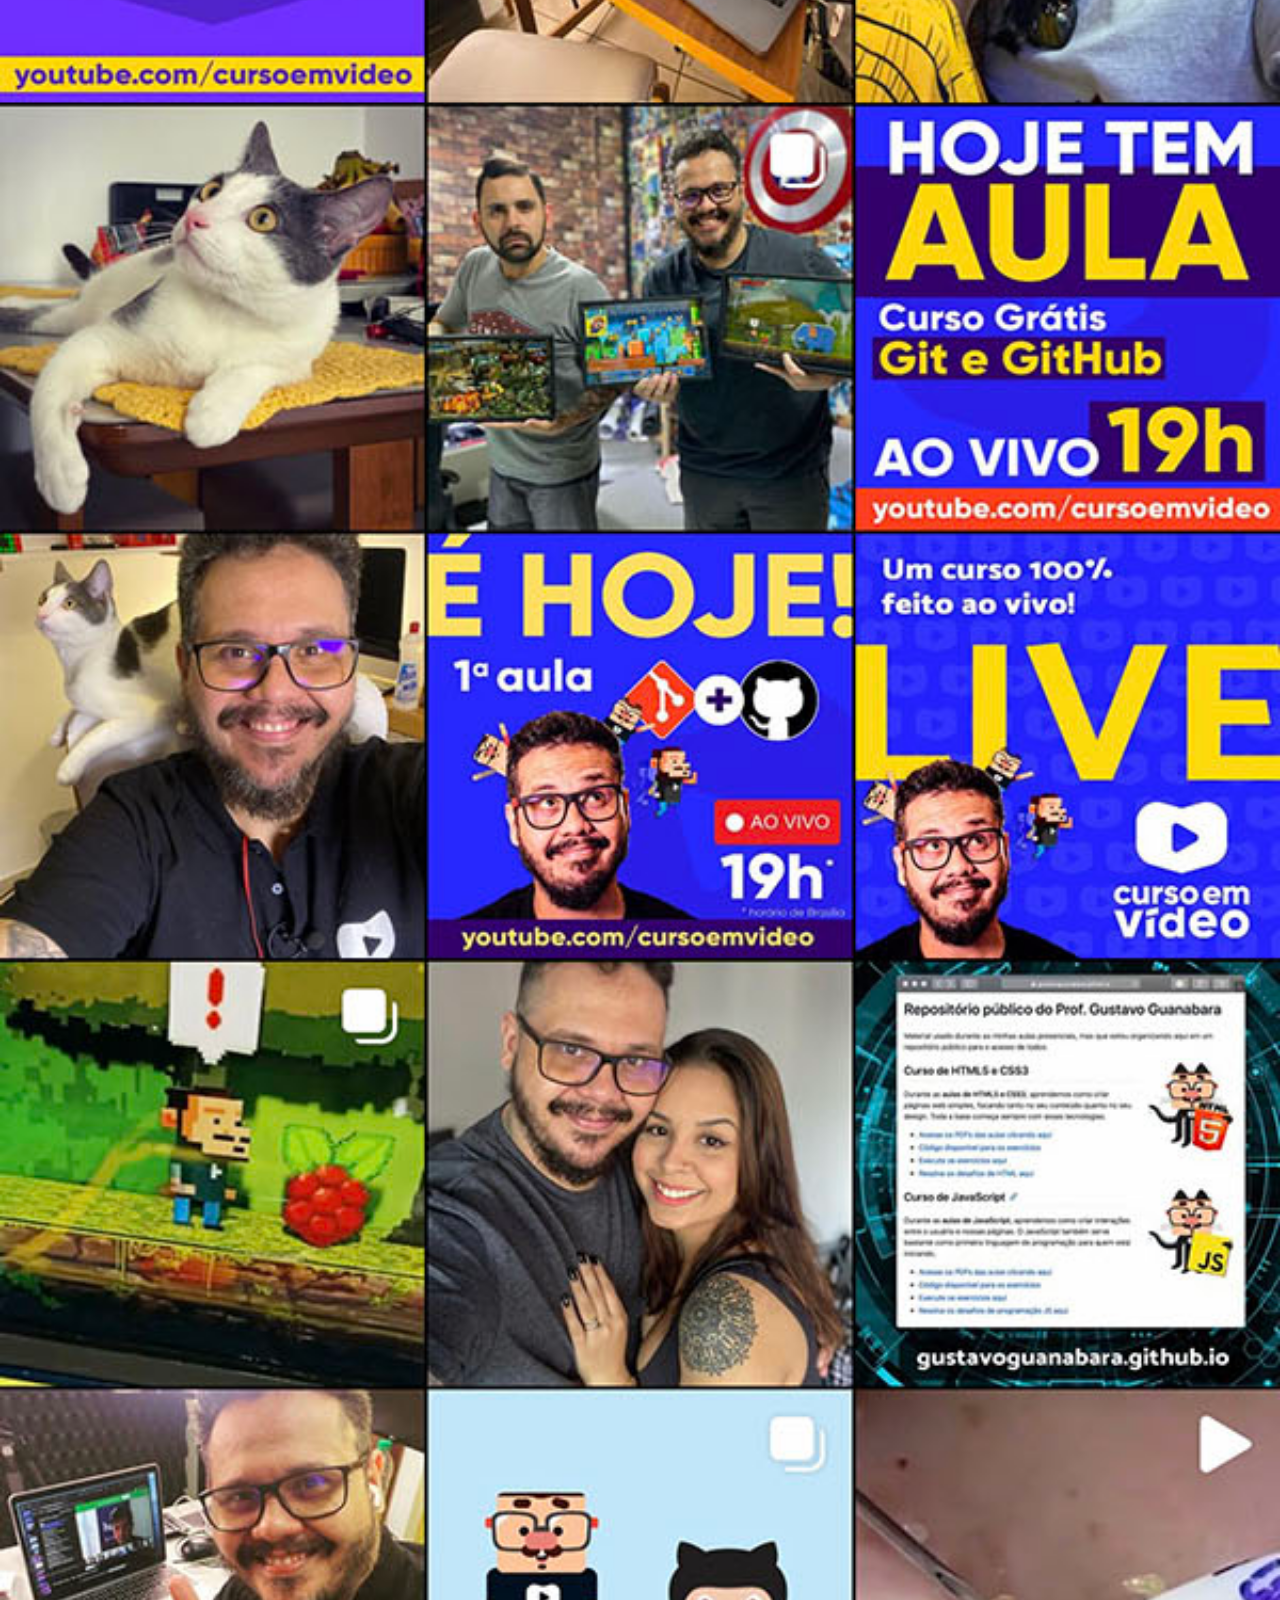
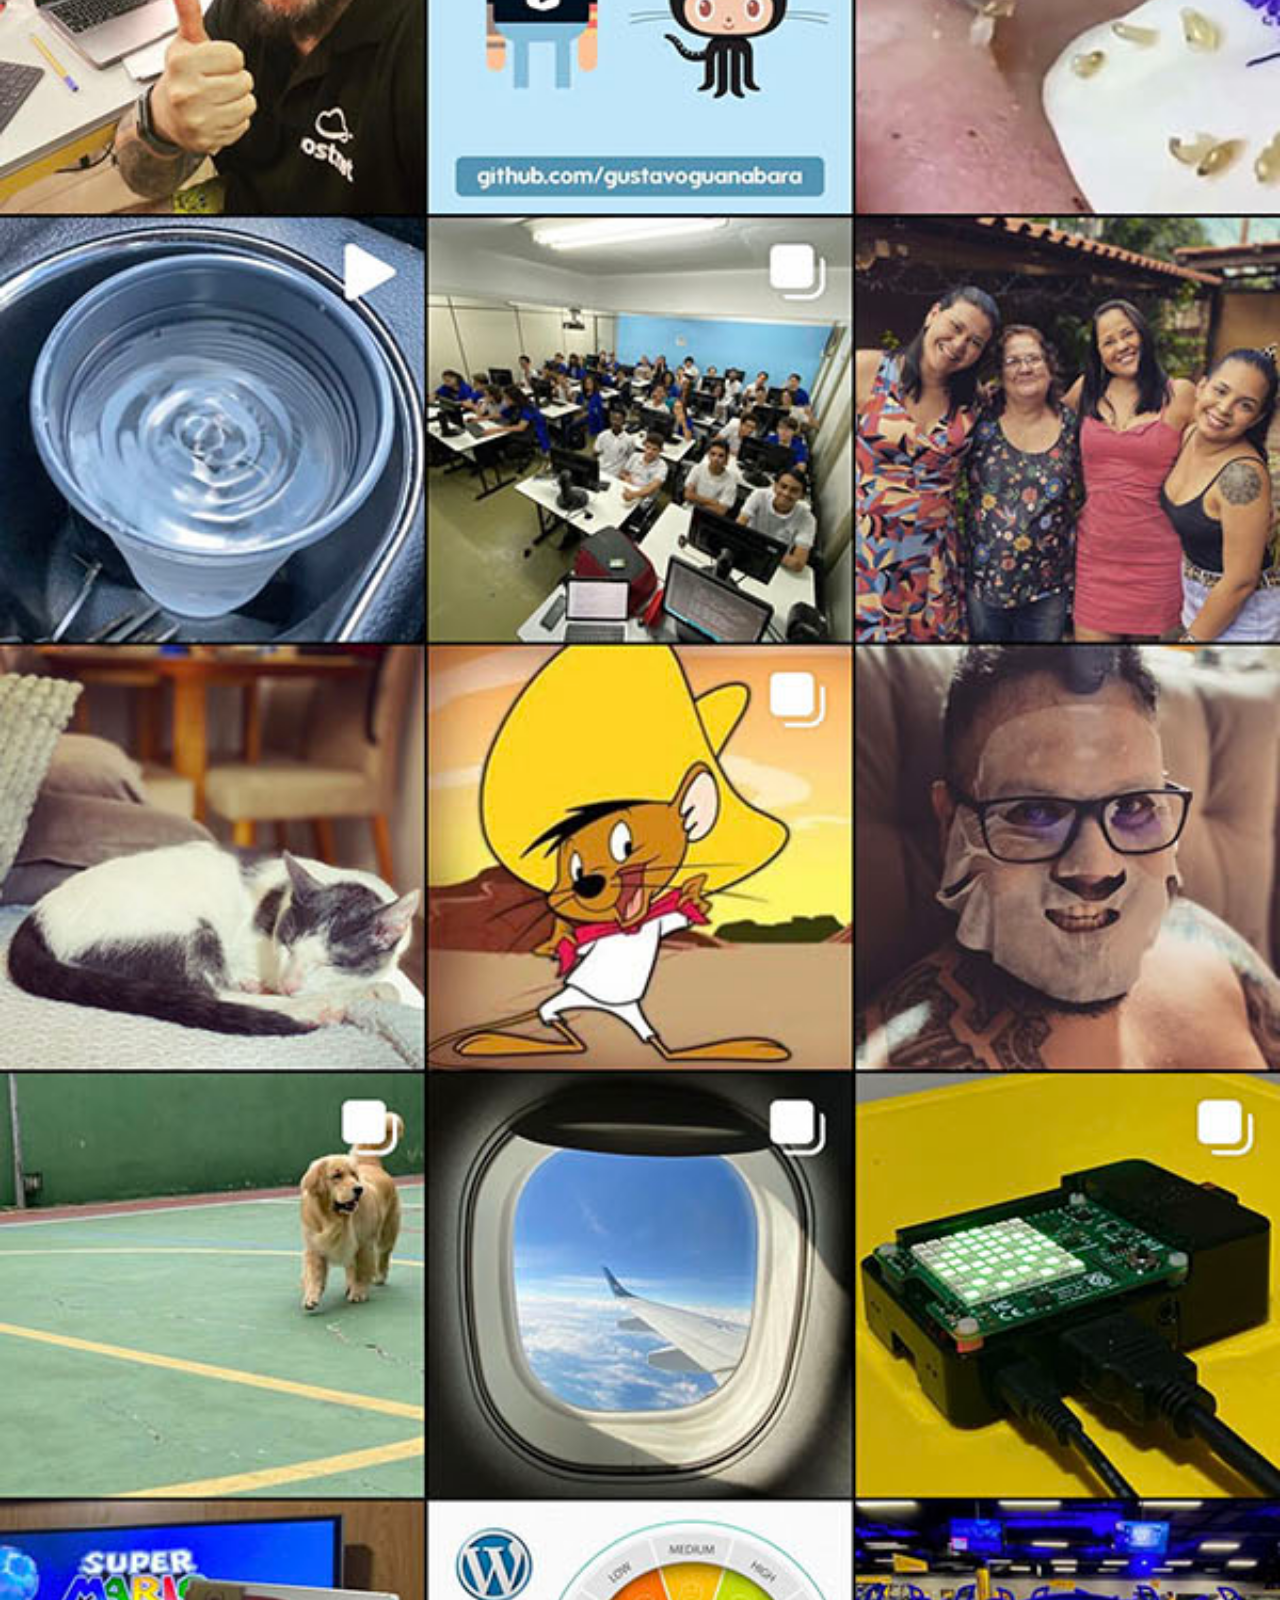
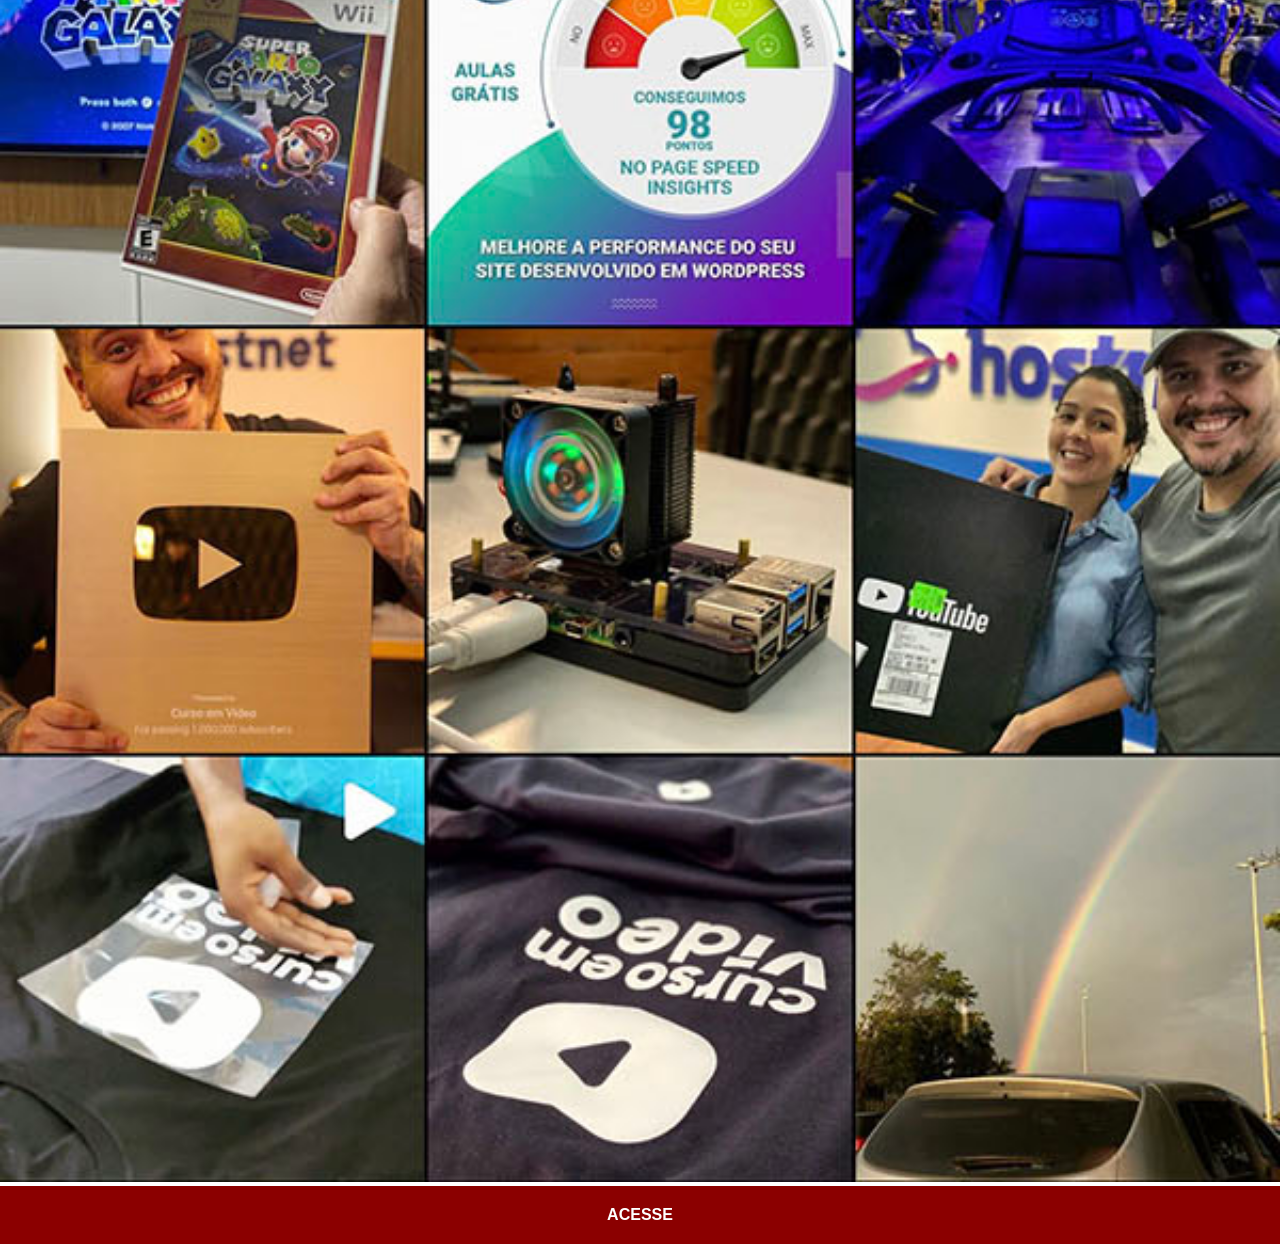
<file: instagram.html>
<!DOCTYPE html>
<html lang="pt-br">
<head>
    <meta charset="UTF-8">
    <meta name="viewport" content="width=device-width, initial-scale=1.0">
    <link rel="stylesheet" href="estilos/social.css">
    <title>Instagram</title>
</head>
<body>
    <img src="imagens/tela-instagram.jpg" alt="Instagram">
    <a href="https://www.instagram.com/cauancbd" target="_blank">ACESSE</a>
</body>
</html>
</file>
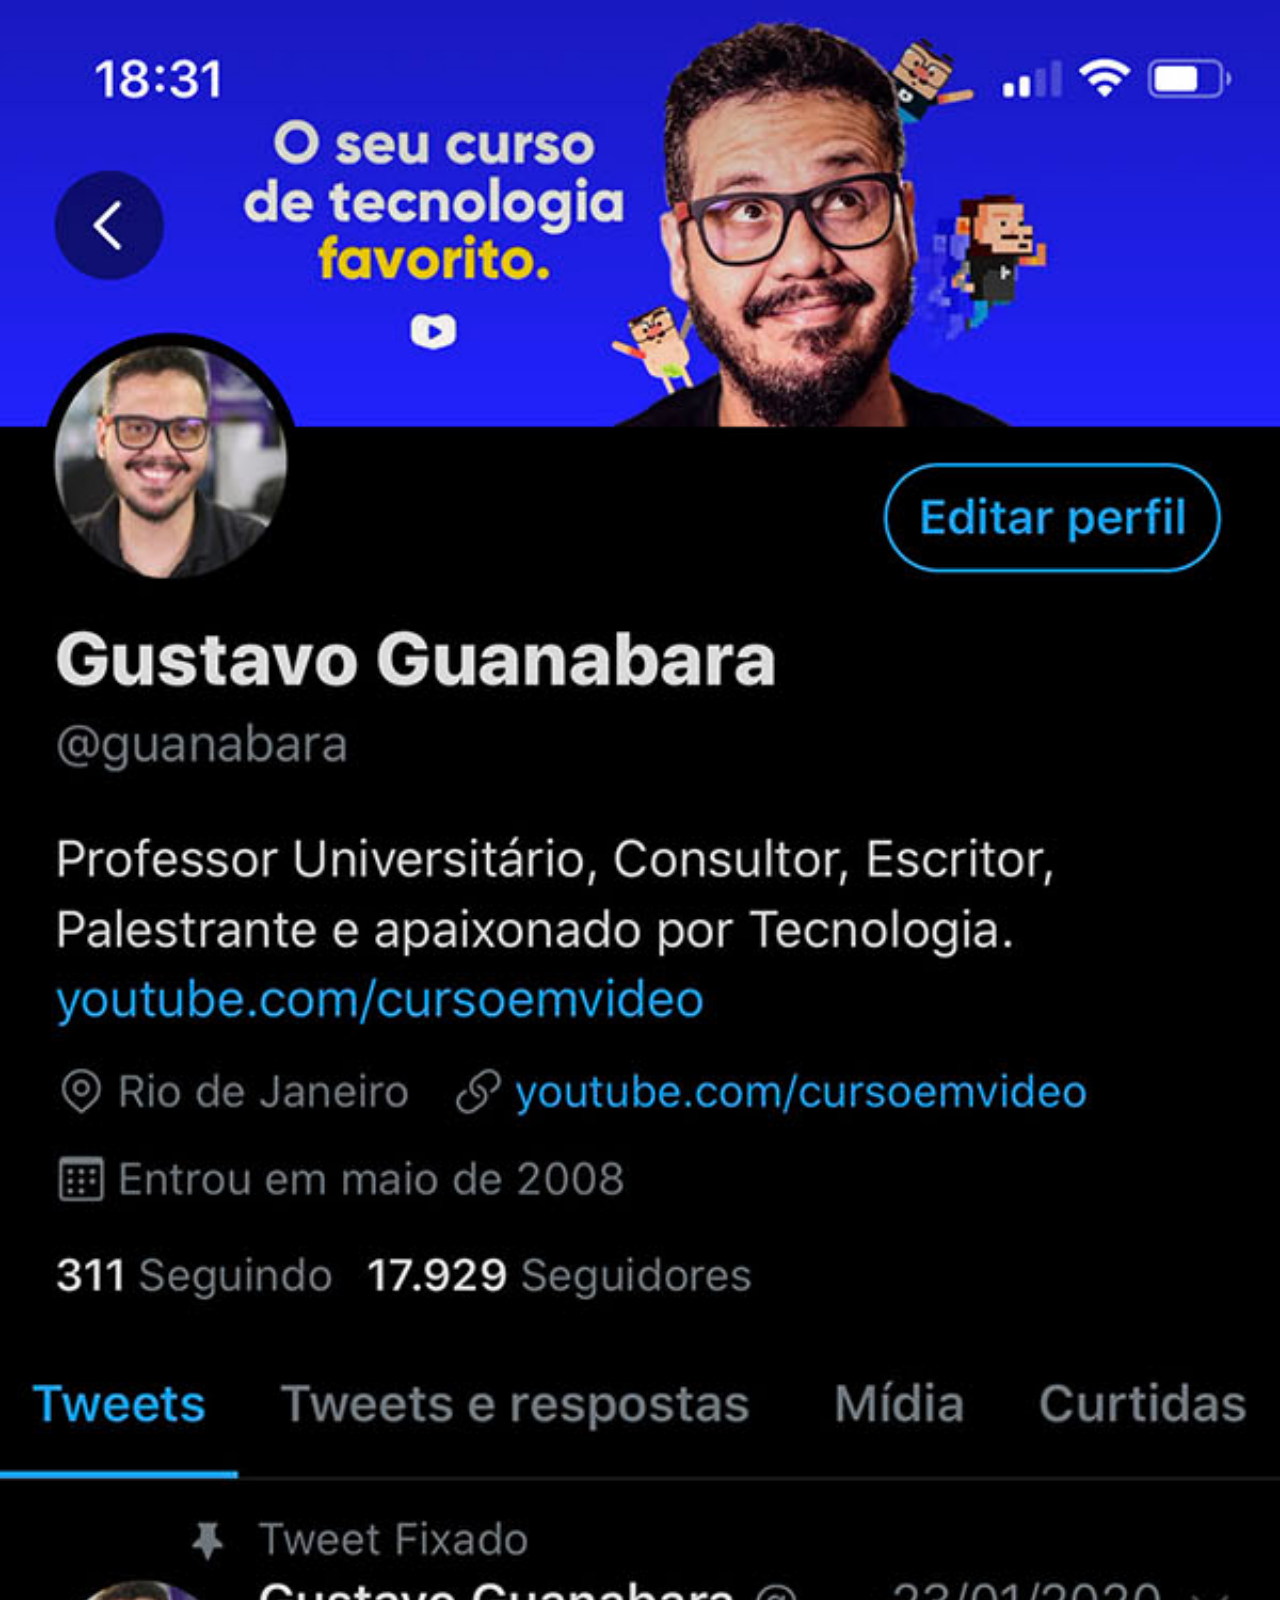
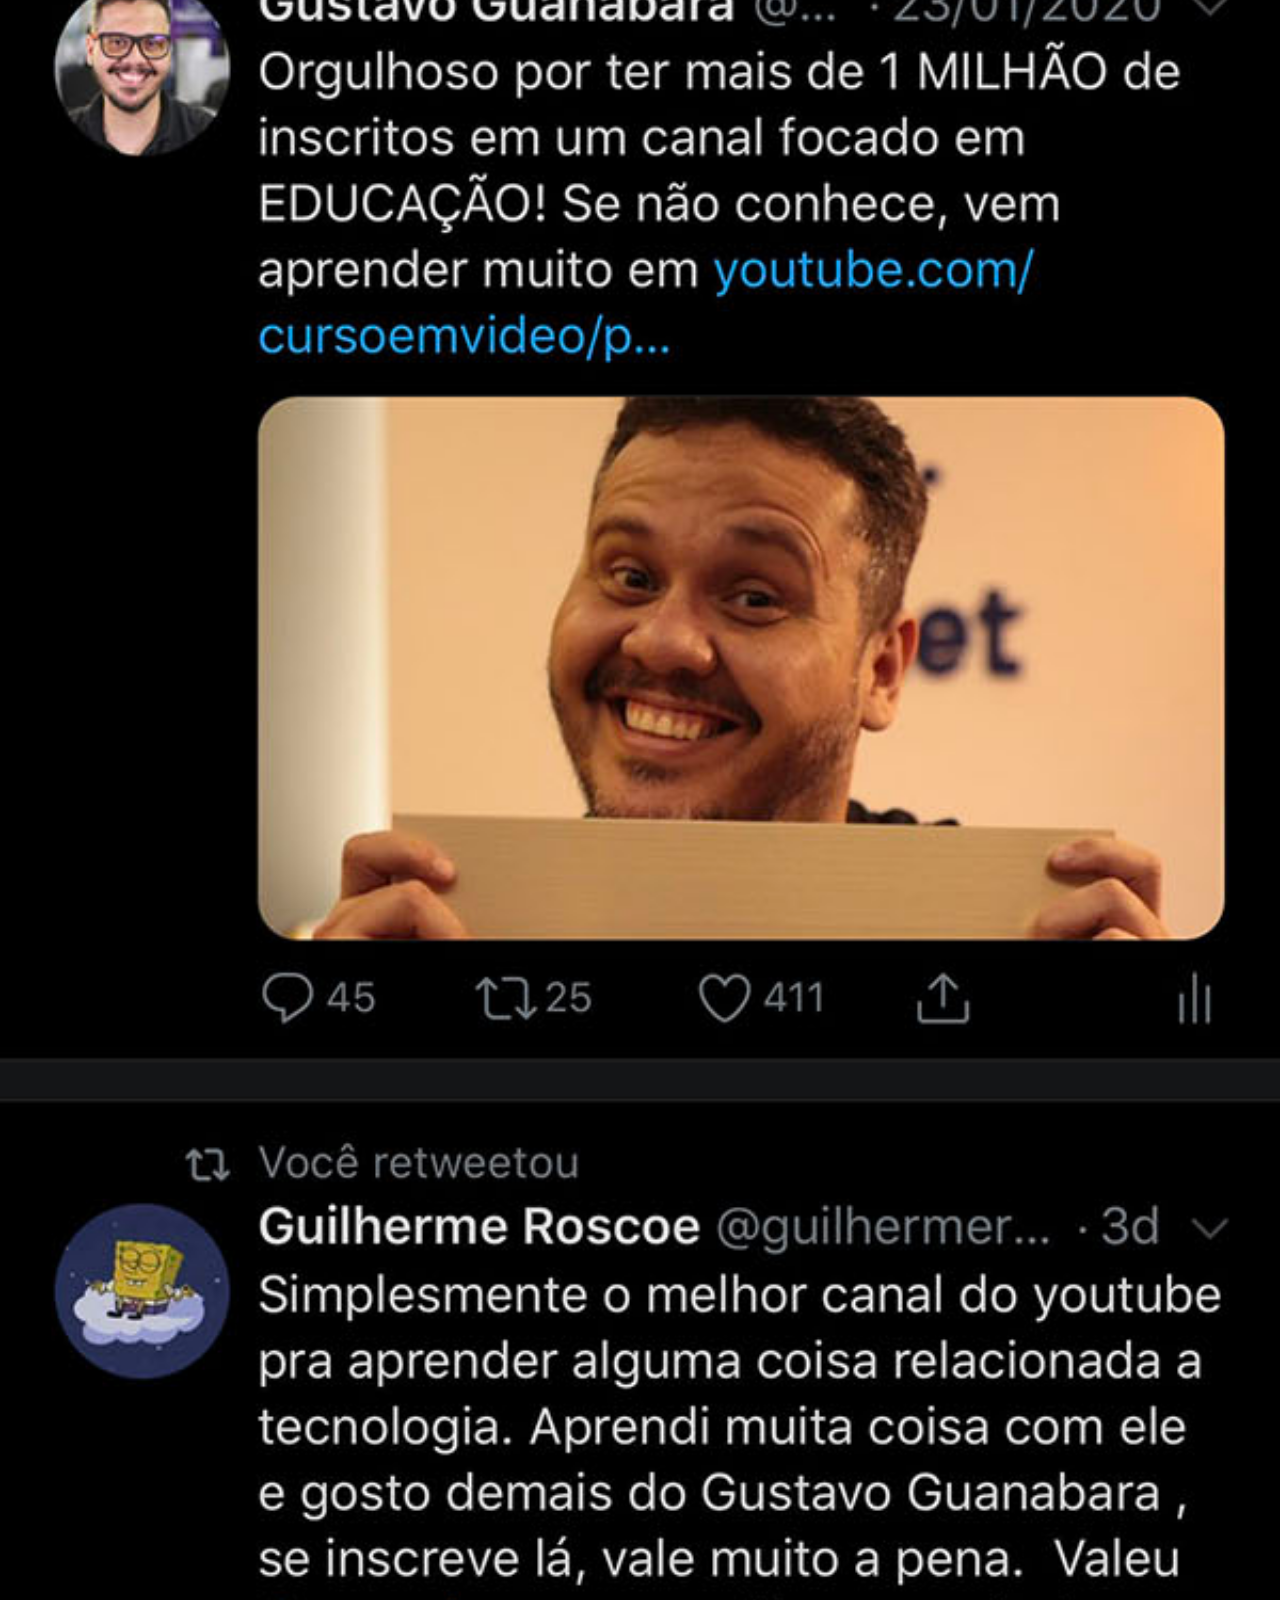
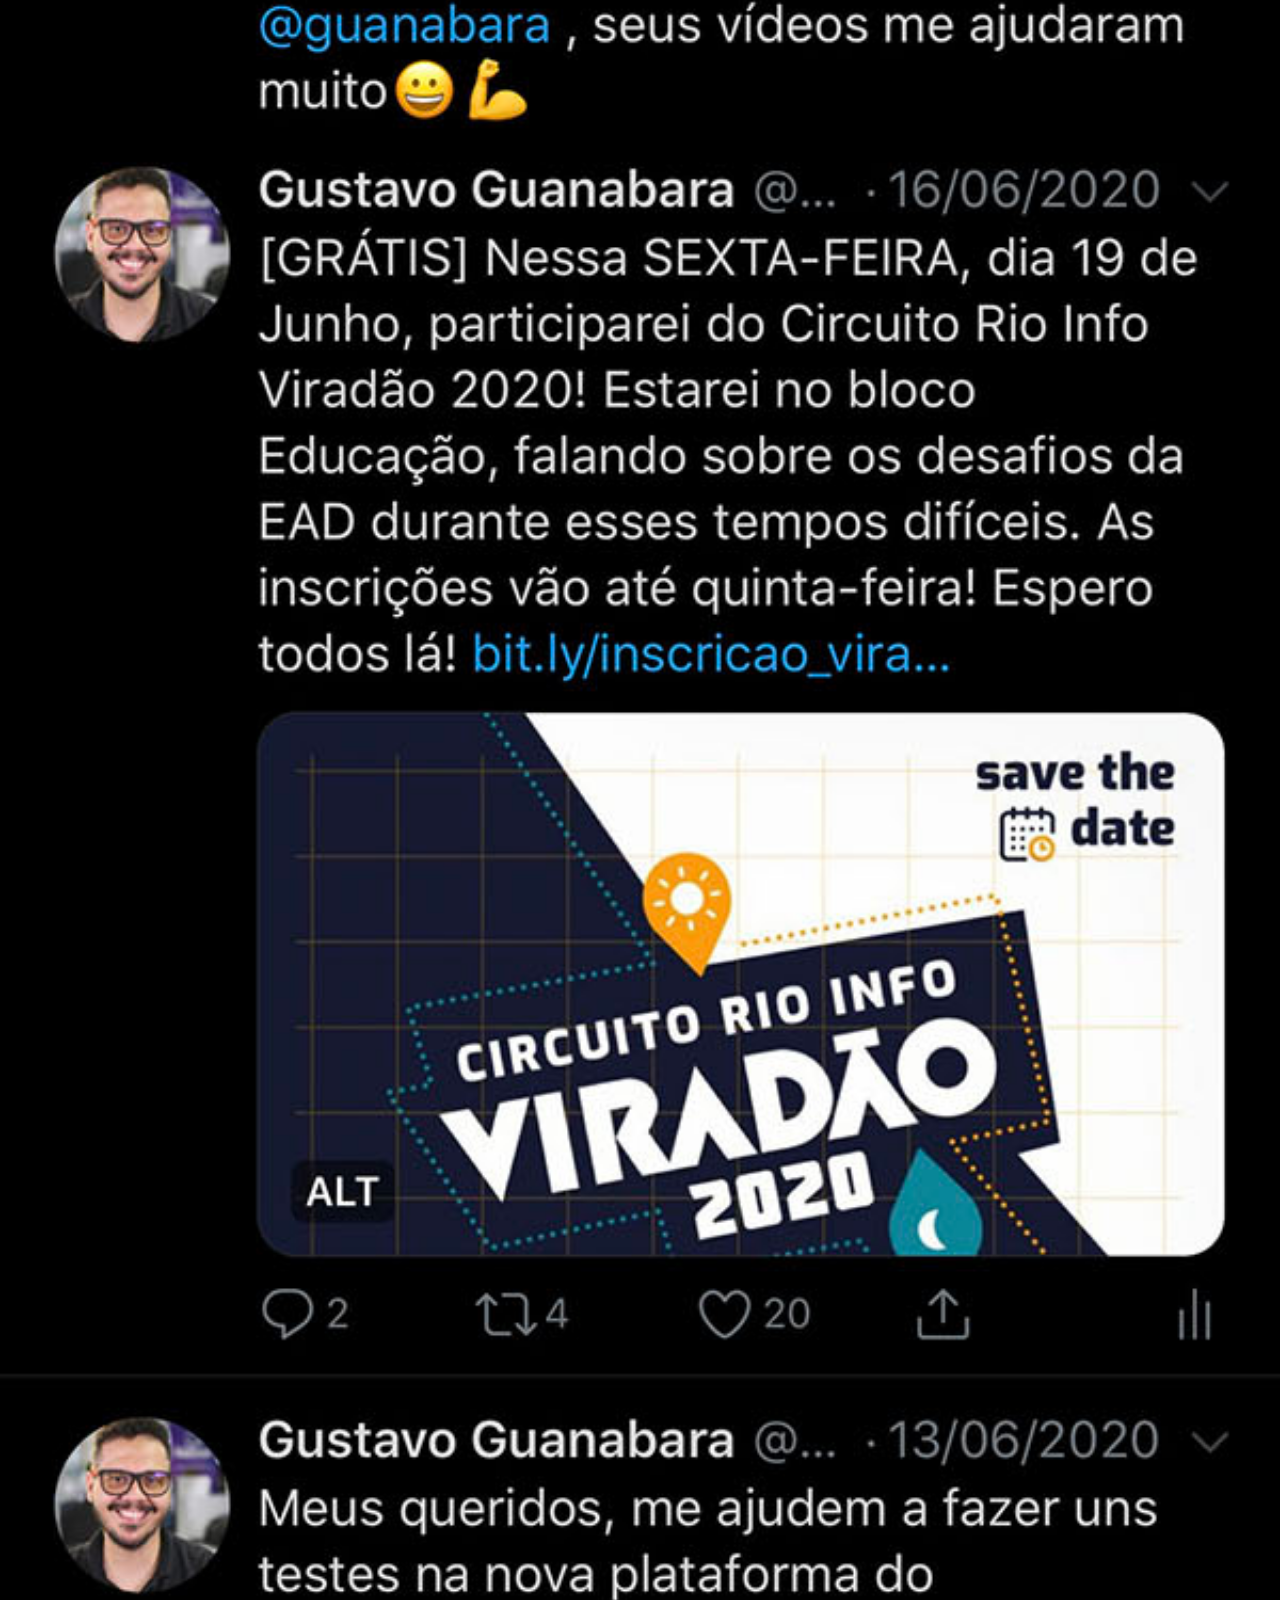
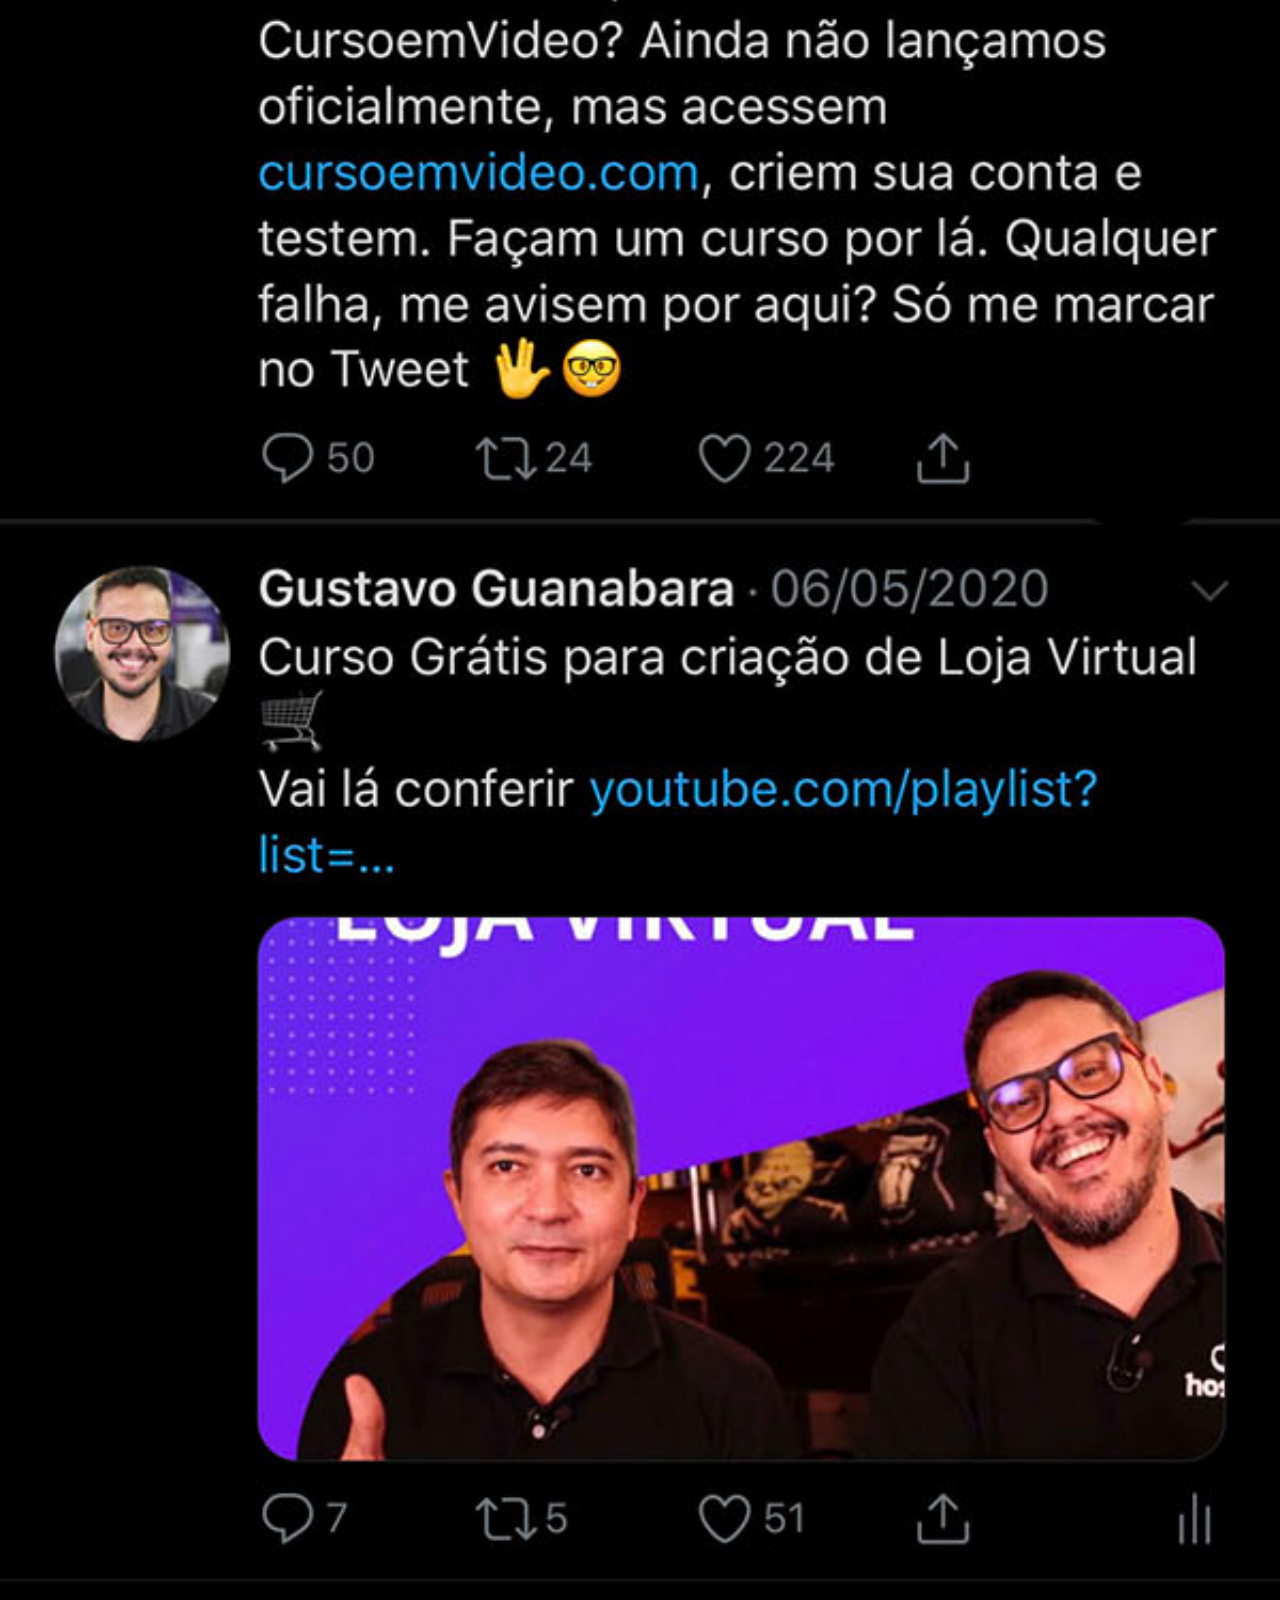
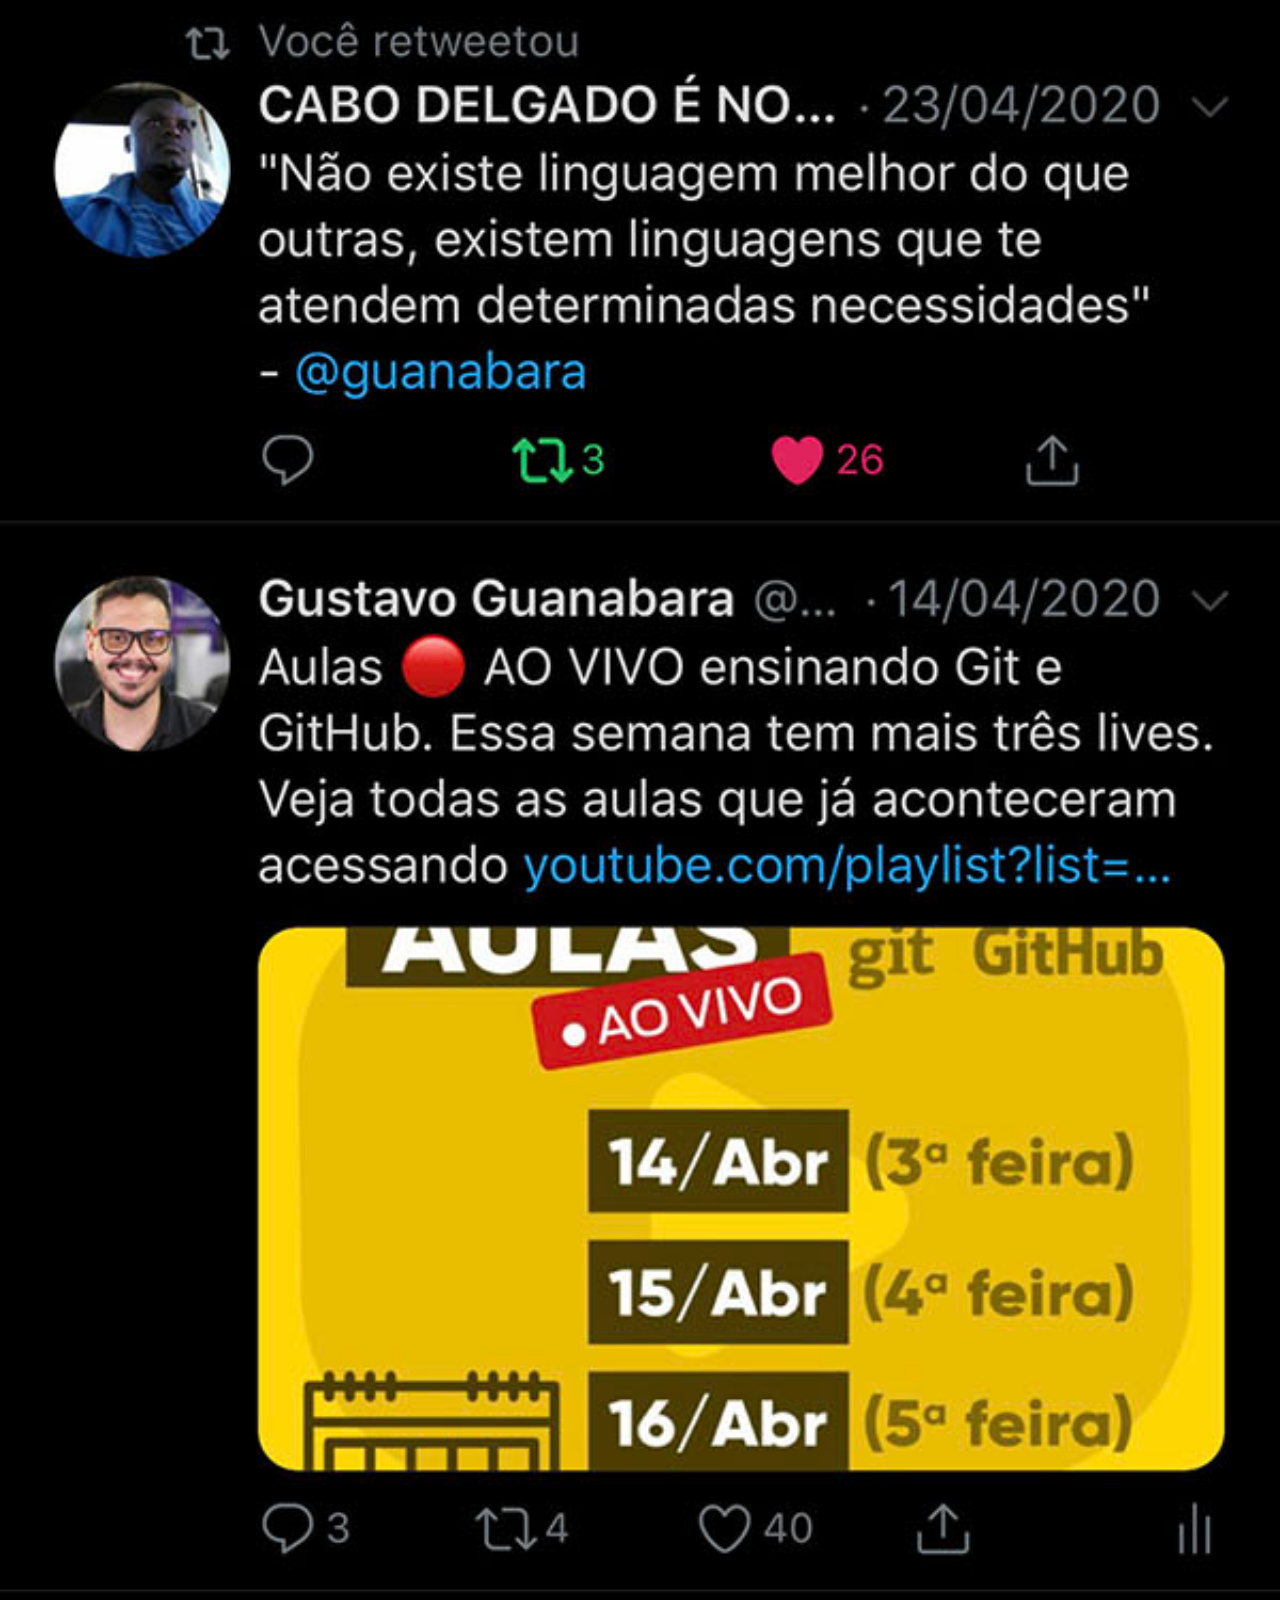
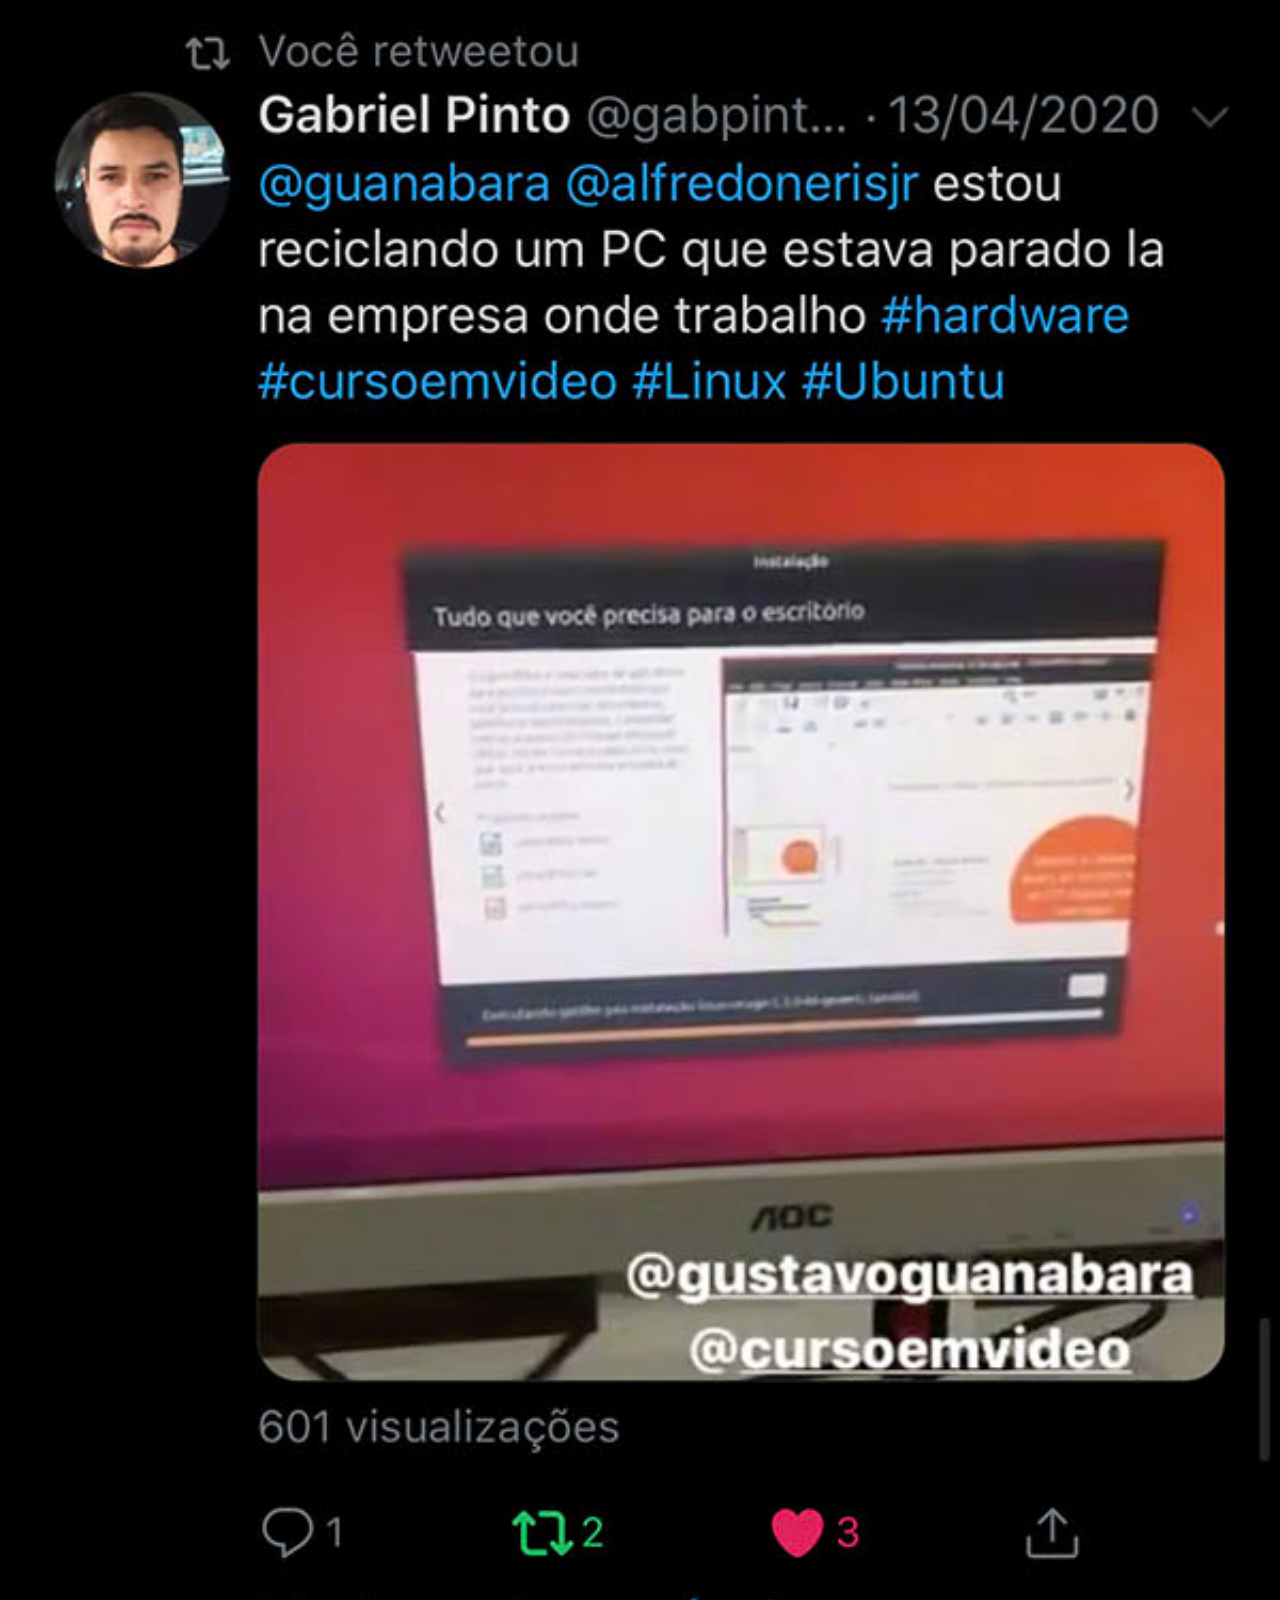
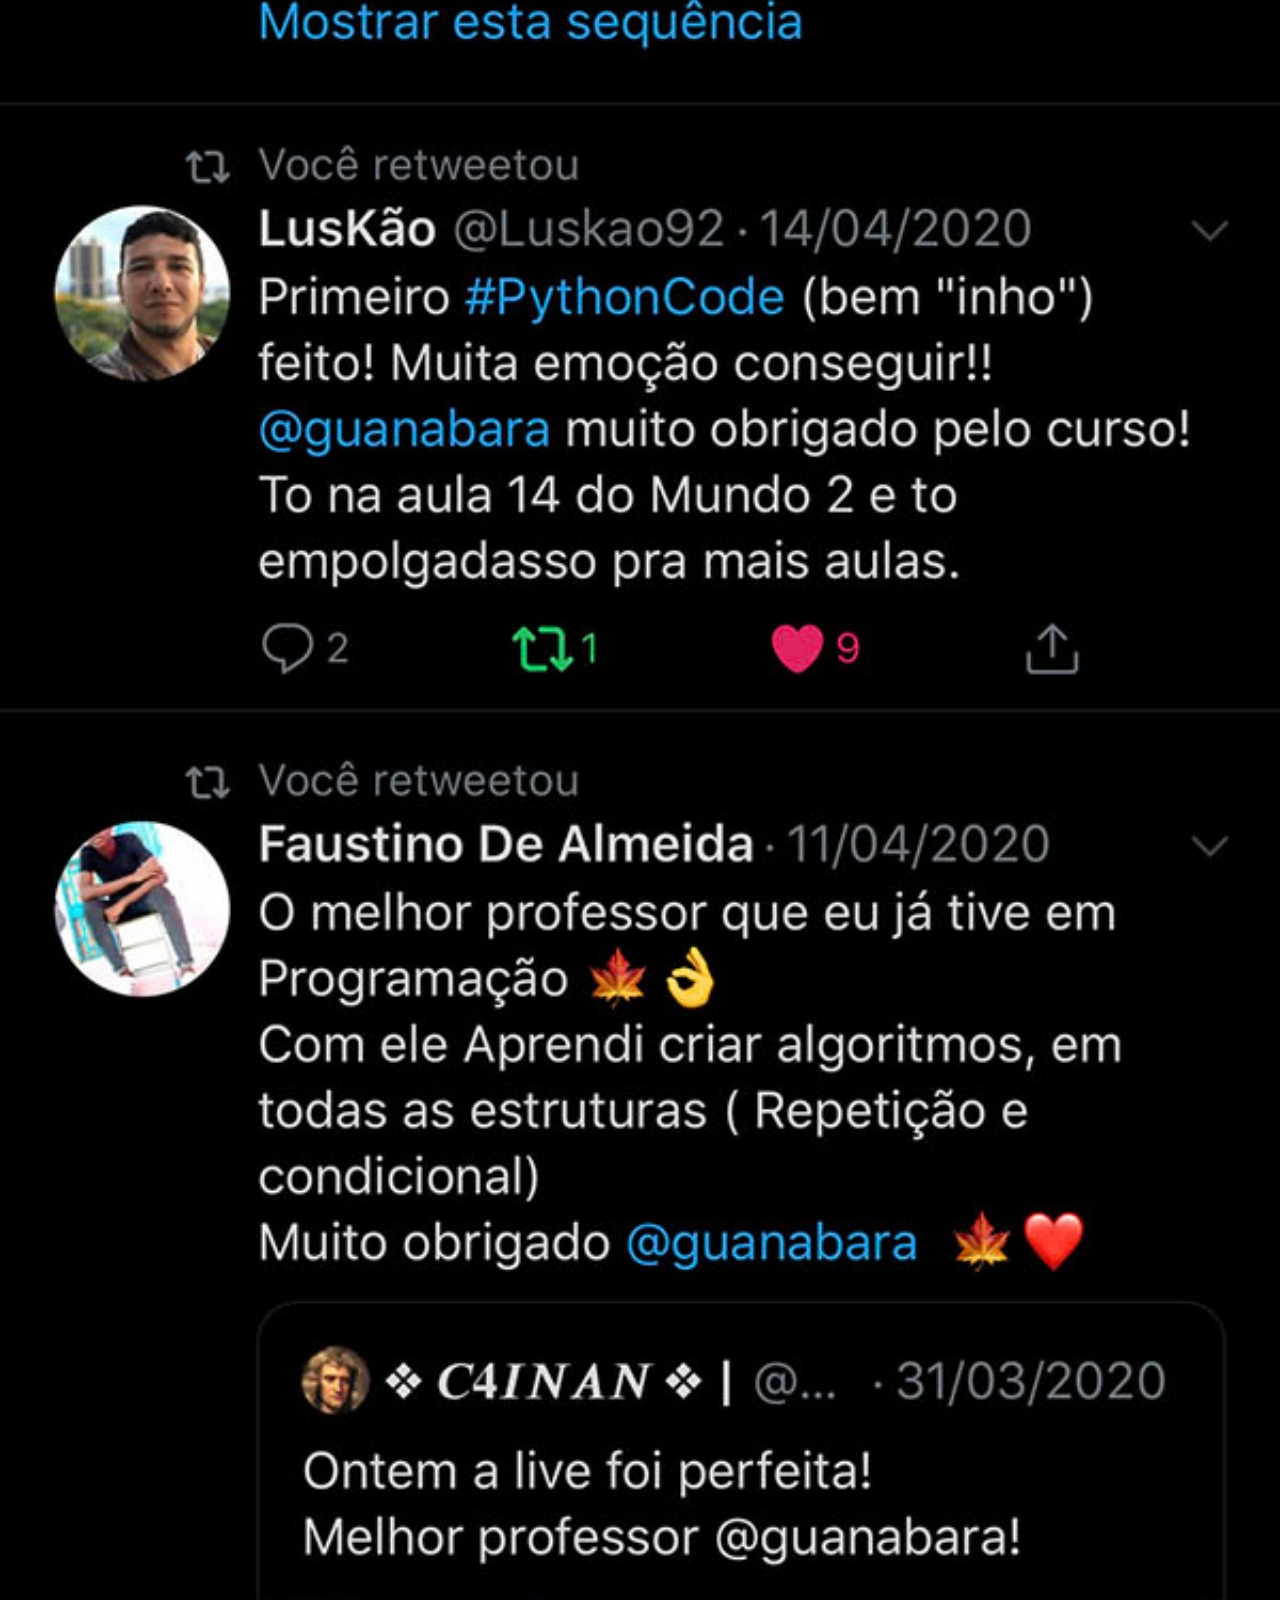
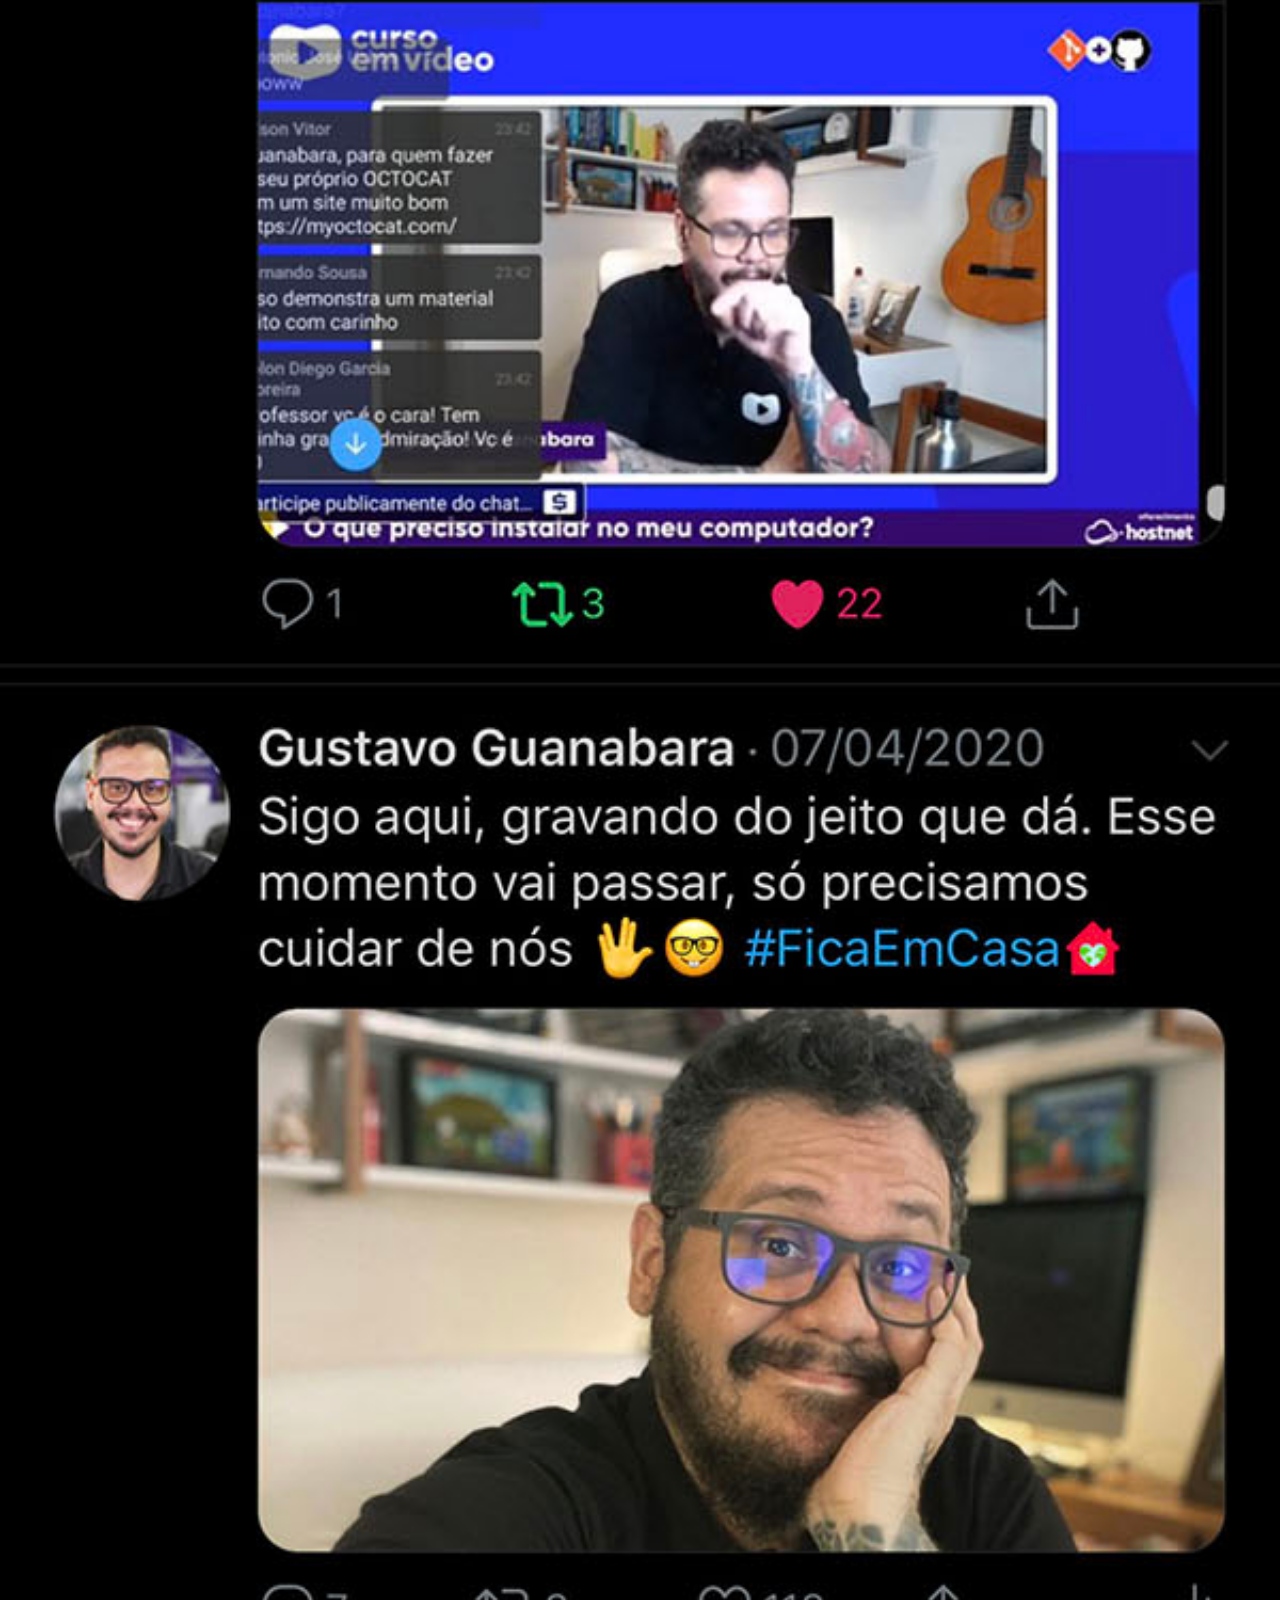
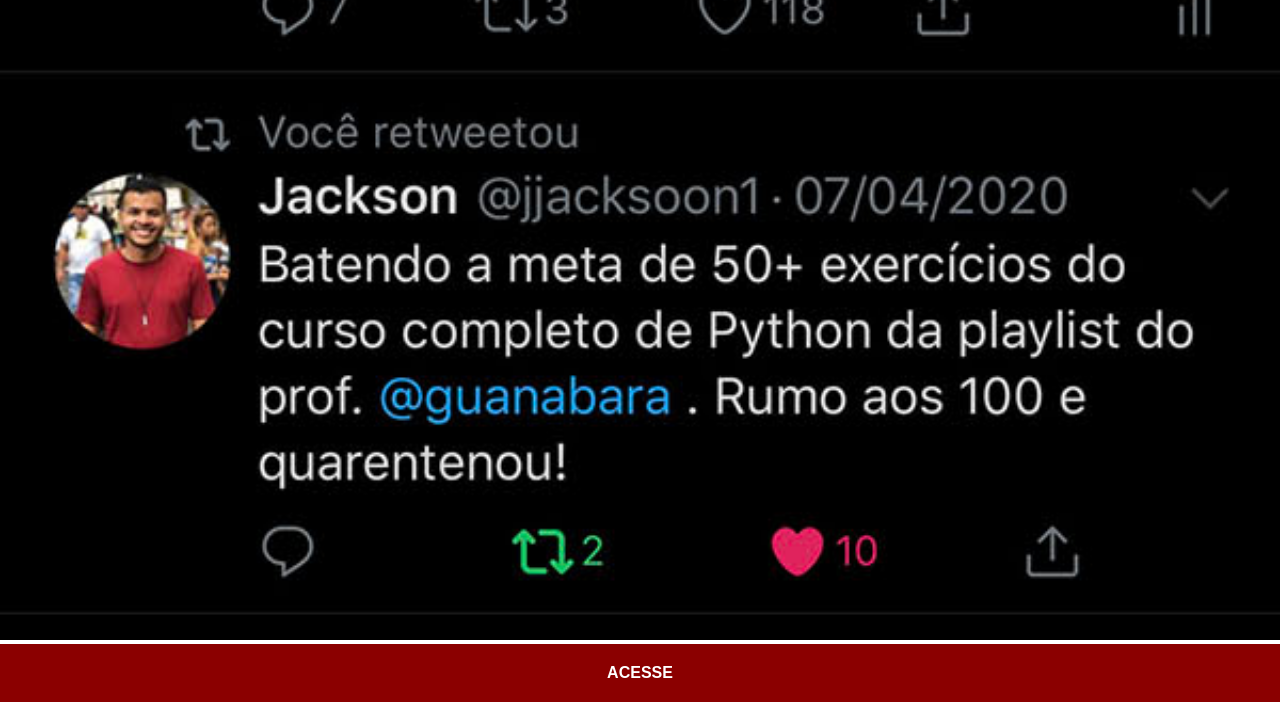
<file: twitter.html>
<!DOCTYPE html>
<html lang="pt-br">
<head>
    <meta charset="UTF-8">
    <meta name="viewport" content="width=device-width, initial-scale=1.0">
    <link rel="stylesheet" href="estilos/social.css">
    <title>Twitter</title>
</head>
<body>
    <img src="imagens/tela-twitter.jpg" alt="Twitter">
    <a href="https://x.com/guanabara">ACESSE</a>
</body>
</html>
</file>
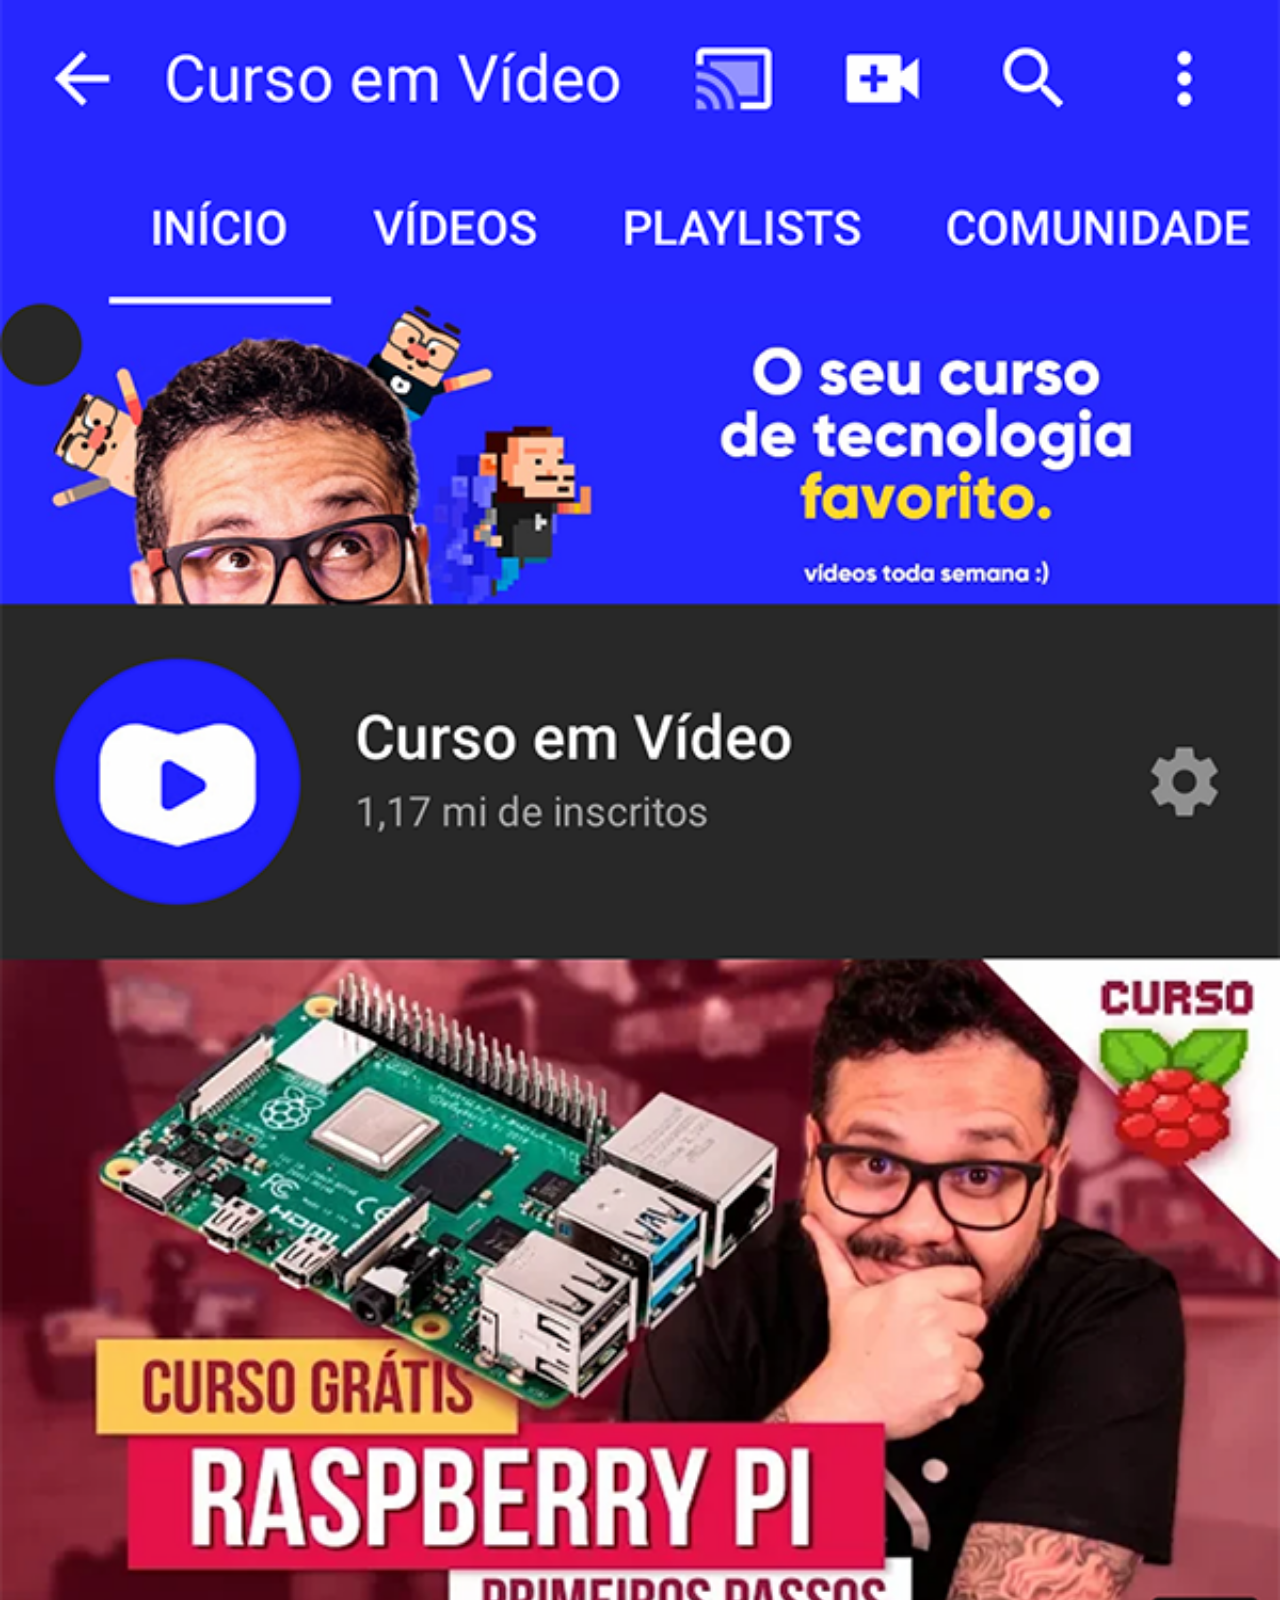
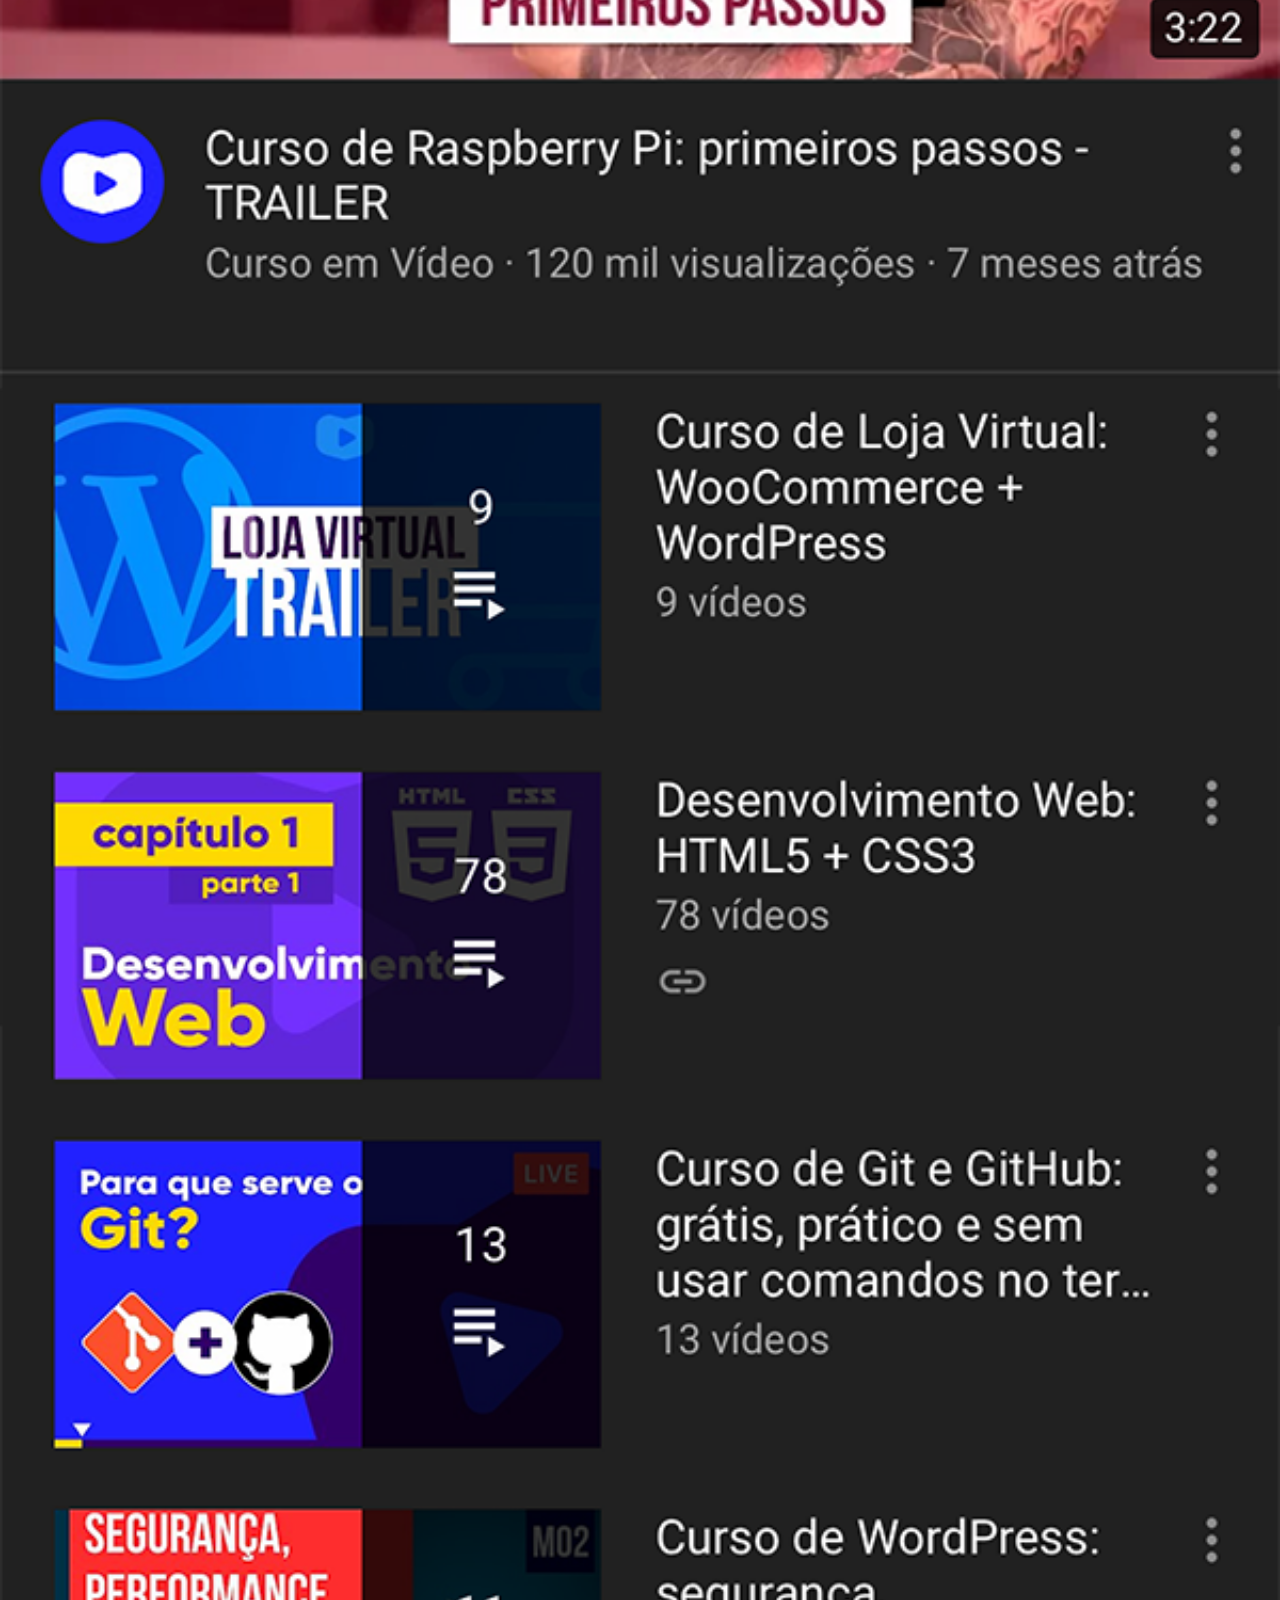
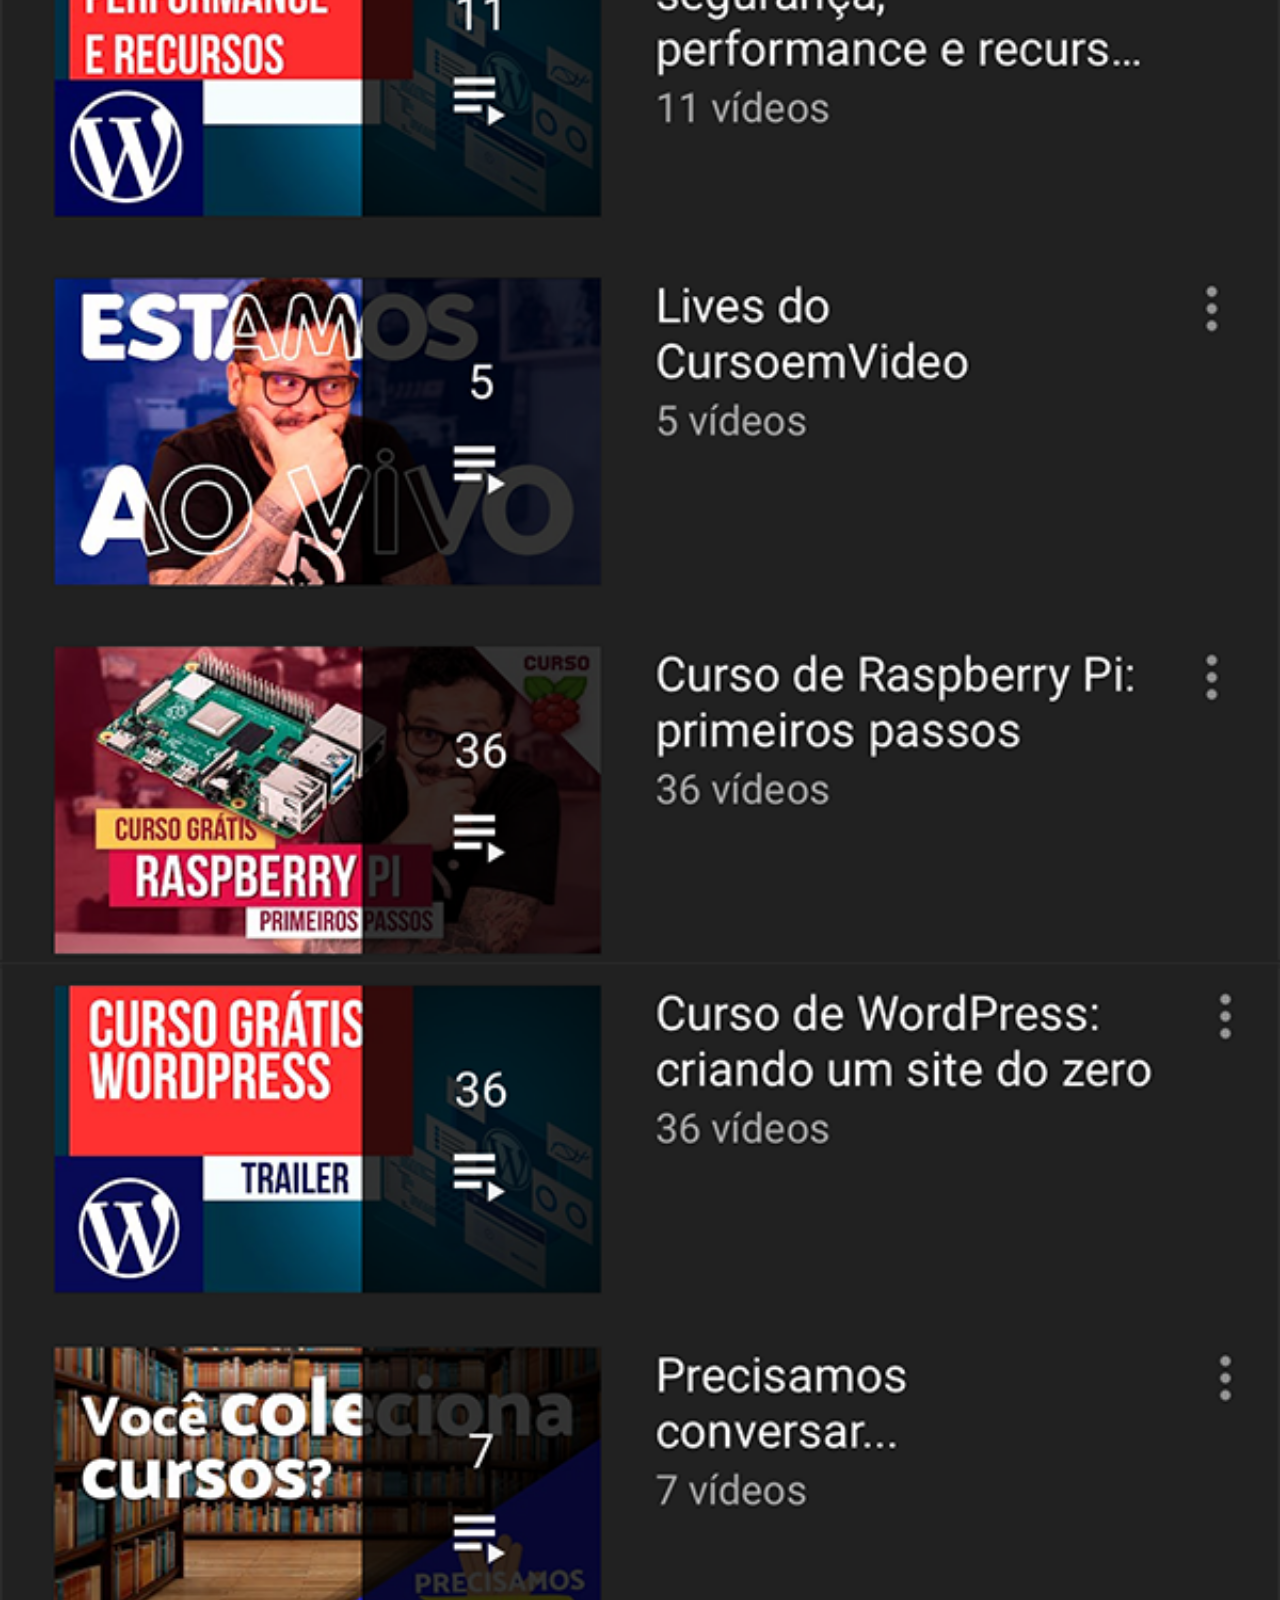
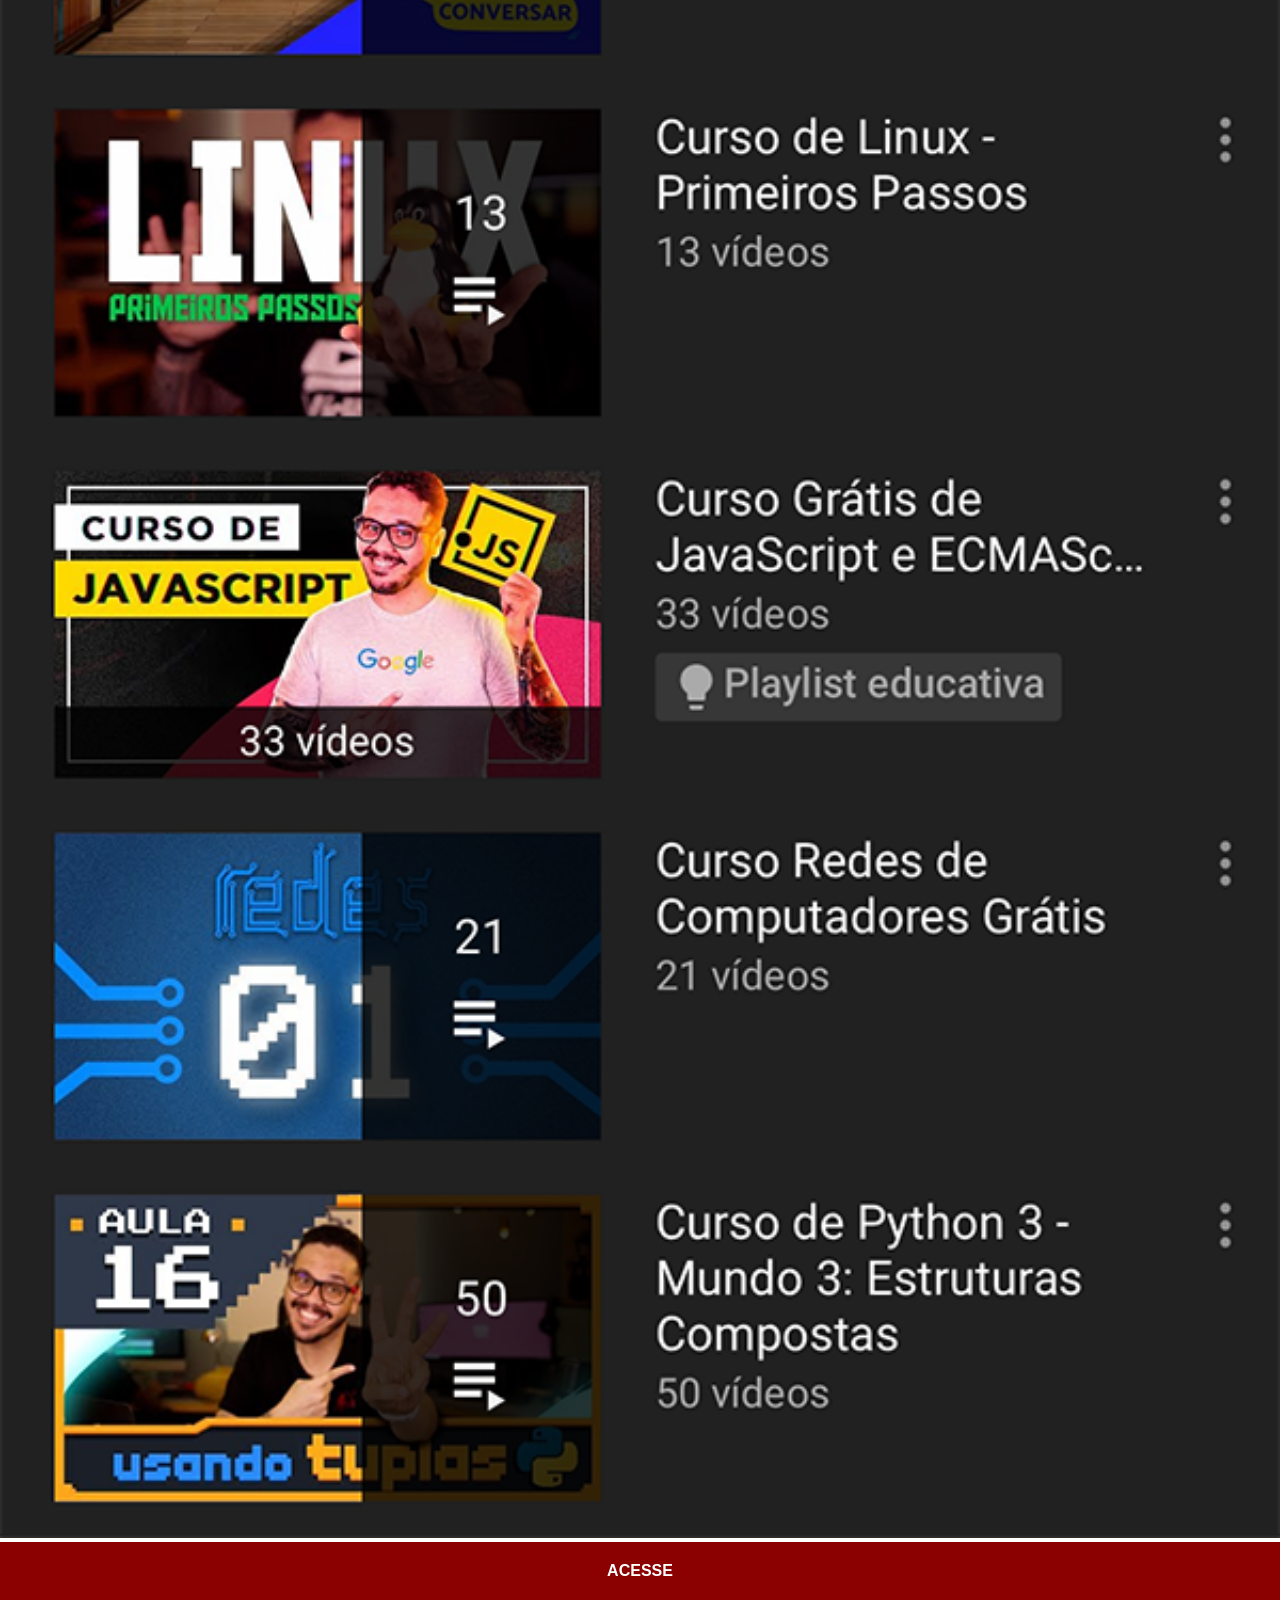
<file: youtube.html>
<!DOCTYPE html>
<html lang="pt-br">
<head>
    <meta charset="UTF-8">
    <meta name="viewport" content="width=device-width, initial-scale=1.0">
    <link rel="stylesheet" href="estilos/social.css">
    <title>Youtube</title>
</head>
<body>
    <img src="imagens/tela-youtube.png" alt="Youtube">
    <a href="https://www.youtube.com/c/CursoemVídeo" target="_blank">ACESSE</a>
</body>
</html>
</file>
<file: estilos/style.css>
@charset "UTF-8";

* {
    margin: 0;
    padding: 0;
    font-family: Arial, Helvetica, sans-serif;
}
html, body {
    height: 100vh;
    width: 100vw;
    background-color: black;
}
body {
    background: url('../imagens/fundo-madeira.jpg') no-repeat top center;
    background-size: cover;
    background-attachment: fixed;
}
main {
    height: 100vh;
    position: relative;
}
section#telefone {
    position: absolute;
    top: 50%;
    left: 45%;
    transform: translate(-50%, -50%);
    height: 627px;
    width: 311px;
    background: url('../imagens/frame-iphone.png') no-repeat;
}
iframe#tela {
    position: relative;
    top: 80px;
    left: 22px;
    width: 268px;
    height: 471px;
}
section#redes-sociais {
    text-align: right;
}
section#redes-sociais img {
    width: 50px;
    margin: 10px;
    border-radius: 50%;
    box-shadow: 2px 2px 5px rgba(0, 0, 0, 0.399);
    box-sizing: border-box;
}
section#redes-sociais img:hover {
    border: 2px solid rgba(255, 255, 255, 0.286);
    transform: translate(-3px, -3px);
    box-shadow: 5px 5px 10px rgba(0, 0, 0, 0.468);
    transition: transform 0.5s, 
}
</file>
<file: estilos/social.css>
@charset "UTF-8";

* {
    margin: 0px;
    padding: 0px;
    font-family: Arial, Helvetica, sans-serif;
}
::-webkit-scrollbar {
    width: 0px;
    height: 0px;
}
img {
    width: 100vw;
}
a {
    display: block;
    background-color: darkred;
    padding: 20px;
    color: white;
    text-align: center;
    font-weight: bolder;
    text-decoration: none;
}
a:hover {
    background-color: red;

}
</file>
